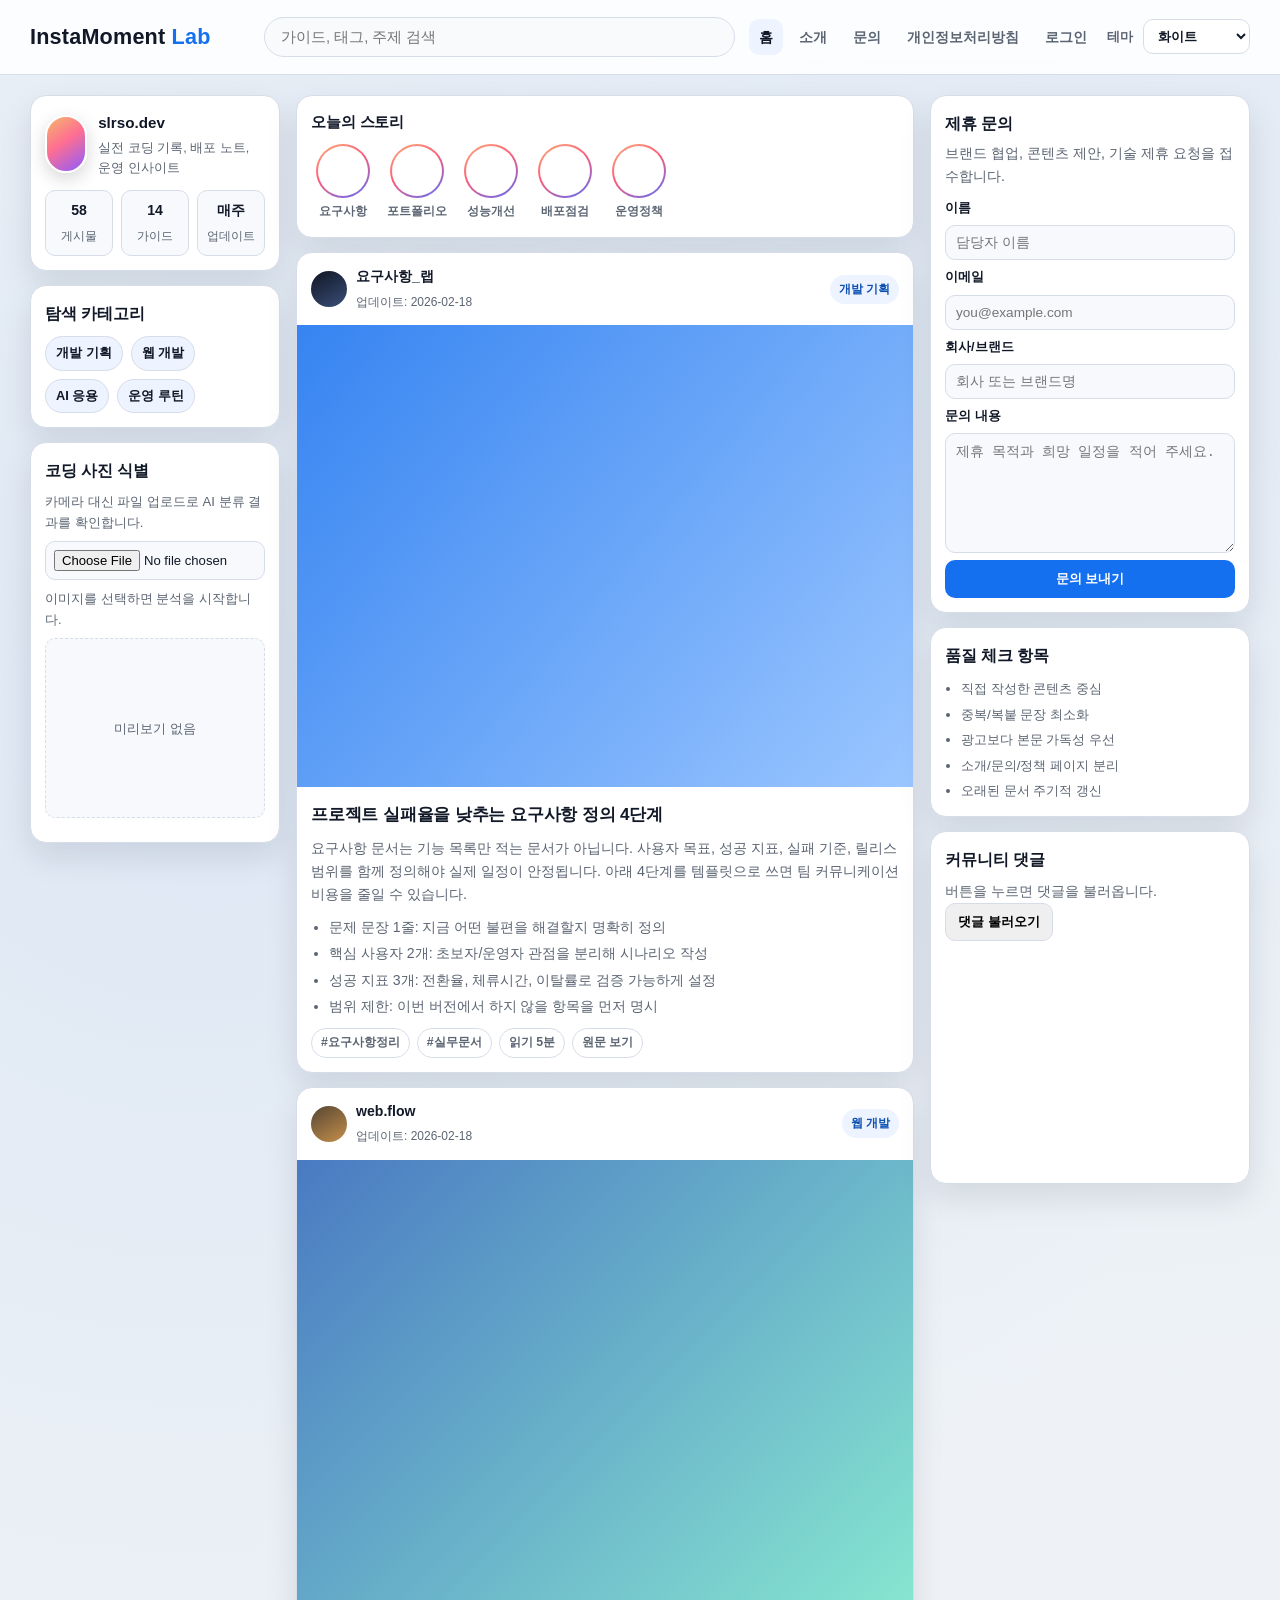
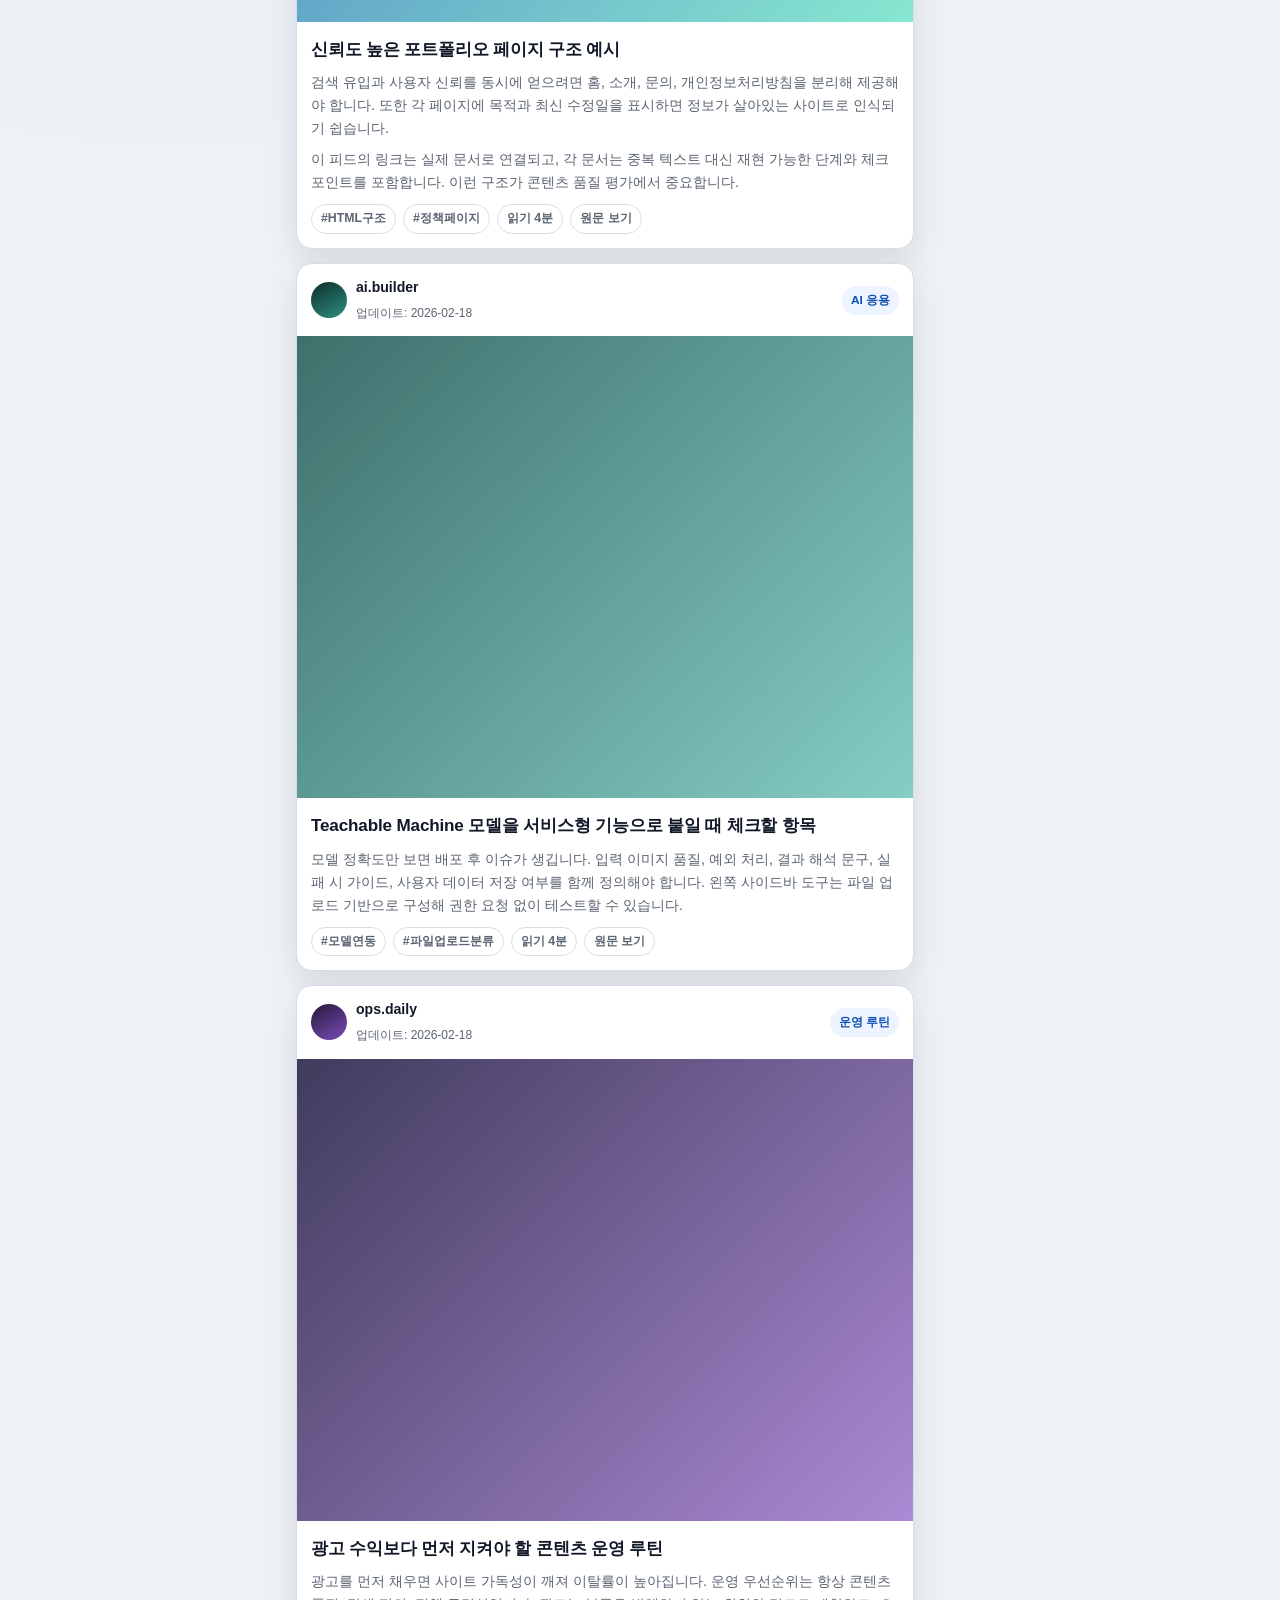
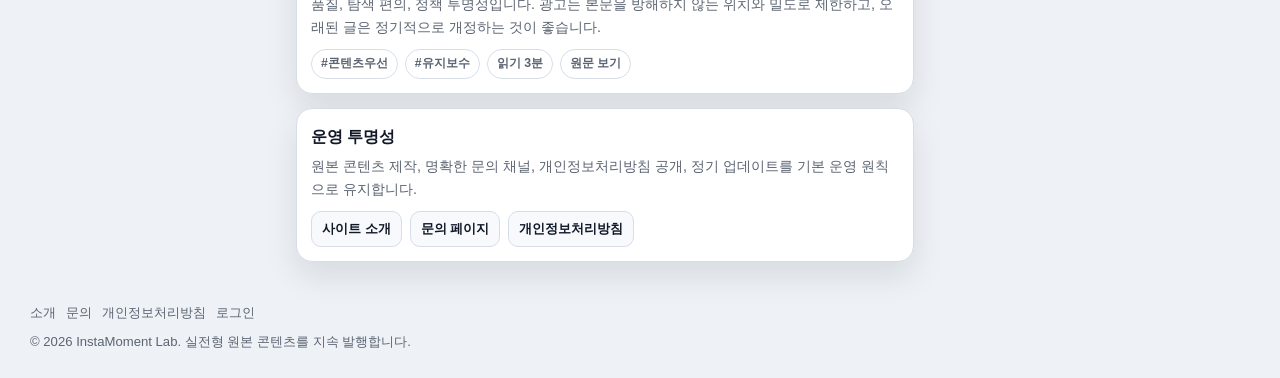
<file: index.html>
﻿<!doctype html>
<html lang="ko-KR">
<head>
  <!-- Google tag (gtag.js) -->
  <script async src="https://www.googletagmanager.com/gtag/js?id=G-133EX0TCJ9"></script>
  <script>
    window.dataLayer = window.dataLayer || [];
    function gtag() { dataLayer.push(arguments); }
    gtag("js", new Date());

    gtag("config", "G-133EX0TCJ9");
  </script>
  <meta charset="UTF-8">
  <meta name="viewport" content="width=device-width, initial-scale=1.0">
  <meta name="description" content="InstaMoment Lab은 요구사항 정의, 웹 성능 최적화, AI 기능 연동, 배포 점검까지 실무에서 바로 적용할 수 있는 개발 방법을 인스타 피드 형식으로 정리한 한국어 기술 사이트입니다. 각 문서는 재현 가능한 단계와 체크리스트, 최신 수정 이력을 함께 제공합니다.">
  <meta name="robots" content="index,follow,max-snippet:-1,max-image-preview:large,max-video-preview:-1">
  <meta name="author" content="InstaMoment Lab">
  <meta name="naver-site-verification" content="03ffc5a2da980529369ea3536fd82140dcc35c7b">
  <meta name="theme-color" content="#1570ef">
  <meta name="google-adsense-account" content="ca-pub-2578881096104790">
  <link rel="canonical" href="https://wgwgw.pages.dev/">
  <link rel="alternate" hreflang="ko-KR" href="https://wgwgw.pages.dev/">
  <link rel="alternate" type="application/rss+xml" title="InstaMoment Lab RSS" href="feed.xml">
  <meta property="og:type" content="website">
  <meta property="og:locale" content="ko_KR">
  <meta property="og:site_name" content="InstaMoment Lab">
  <meta property="og:title" content="InstaMoment Lab | 실전 코딩 피드">
  <meta property="og:description" content="InstaMoment Lab은 요구사항 정의, 웹 성능 최적화, AI 기능 연동, 배포 점검까지 실무에서 바로 적용할 수 있는 개발 방법을 인스타 피드 형식으로 정리한 한국어 기술 사이트입니다. 각 문서는 재현 가능한 단계와 체크리스트, 최신 수정 이력을 함께 제공합니다.">
  <meta property="og:url" content="https://wgwgw.pages.dev/">
  <meta property="og:image" content="https://wgwgw.pages.dev/og-image.png">
  <meta property="og:image:width" content="1200">
  <meta property="og:image:height" content="630">
  <meta property="og:image:alt" content="InstaMoment Lab 대표 이미지">
  <meta name="twitter:card" content="summary_large_image">
  <meta name="twitter:title" content="InstaMoment Lab | 실전 코딩 피드">
  <meta name="twitter:description" content="InstaMoment Lab은 요구사항 정의, 웹 성능 최적화, AI 기능 연동, 배포 점검까지 실무에서 바로 적용할 수 있는 개발 방법을 인스타 피드 형식으로 정리한 한국어 기술 사이트입니다. 각 문서는 재현 가능한 단계와 체크리스트, 최신 수정 이력을 함께 제공합니다.">
  <meta name="twitter:image" content="https://wgwgw.pages.dev/og-image.png">
  <style data-inline-critical>
:root {
  --bg: #eef2f6;
  --bg-accent: #dde7f4;
  --surface: #ffffff;
  --surface-soft: #f7f9fc;
  --text: #111827;
  --muted: #5b6472;
  --border: #d7dde8;
  --accent: #1570ef;
  --accent-strong: #0c4fb3;
  --chip: #edf3ff;
  --shadow: 0 14px 32px rgba(12, 23, 41, 0.1);
}

:root[data-theme="dark"] {
  --bg: #11161f;
  --bg-accent: #1b2331;
  --surface: #182131;
  --surface-soft: #1f2937;
  --text: #ecf3ff;
  --muted: #aebad0;
  --border: #2f3f5a;
  --accent: #64a4ff;
  --accent-strong: #3b82f6;
  --chip: #24344f;
  --shadow: 0 14px 34px rgba(0, 0, 0, 0.34);
}

:root[data-theme="gray"] {
  --bg: #e6e7ea;
  --bg-accent: #d7d9dd;
  --surface: #f3f4f6;
  --surface-soft: #ebedf0;
  --text: #22252b;
  --muted: #5f636d;
  --border: #c8ccd4;
  --accent: #3f6fb1;
  --accent-strong: #2d4f82;
  --chip: #e5e8ed;
  --shadow: 0 12px 28px rgba(18, 22, 30, 0.12);
}

:root[data-theme="bluelight"] {
  --bg: #f4efe2;
  --bg-accent: #efe7d1;
  --surface: #fffaf0;
  --surface-soft: #f9f1df;
  --text: #2d2720;
  --muted: #6f665a;
  --border: #e2d6bc;
  --accent: #925f2d;
  --accent-strong: #6f431e;
  --chip: #f5ebd4;
  --shadow: 0 12px 28px rgba(43, 28, 10, 0.12);
}

* {
  box-sizing: border-box;
}

html,
body {
  margin: 0;
  padding: 0;
}

body {
  color: var(--text);
  font-family: "Pretendard", "Noto Sans KR", "Apple SD Gothic Neo", "Malgun Gothic", "Segoe UI", Arial, sans-serif;
  line-height: 1.6;
  background:
    radial-gradient(circle at 15% 20%, var(--bg-accent) 0%, transparent 35%),
    radial-gradient(circle at 85% 8%, color-mix(in srgb, var(--bg-accent) 75%, transparent) 0%, transparent 32%),
    var(--bg);
}

a {
  color: inherit;
  text-decoration: none;
}

img {
  display: block;
  max-width: 100%;
}

.sr-only {
  position: absolute;
  width: 1px;
  height: 1px;
  margin: -1px;
  padding: 0;
  border: 0;
  white-space: nowrap;
  clip-path: inset(50%);
  clip: rect(0 0 0 0);
  overflow: hidden;
}

.container {
  width: min(1220px, calc(100% - 32px));
  margin: 0 auto;
}

.topbar,
.site-header {
  position: sticky;
  top: 0;
  z-index: 100;
  background: color-mix(in srgb, var(--surface) 86%, transparent);
  border-bottom: 1px solid var(--border);
  backdrop-filter: blur(10px);
}

.topbar-inner {
  min-height: 74px;
  display: grid;
  grid-template-columns: 220px minmax(0, 1fr) auto;
  align-items: center;
  gap: 14px;
}

.site-header-inner {
  min-height: 70px;
  display: flex;
  align-items: center;
  justify-content: space-between;
  gap: 12px;
}

.brand,
.logo {
  font-family: "Pretendard", "Noto Sans KR", "Apple SD Gothic Neo", "Malgun Gothic", sans-serif;
  font-weight: 800;
  letter-spacing: 0.2px;
  font-size: 1.35rem;
  color: var(--text);
}

.brand span,
.logo span {
  color: var(--accent);
}

.search input {
  width: 100%;
  border: 1px solid var(--border);
  background: color-mix(in srgb, var(--surface-soft) 85%, var(--surface));
  color: var(--text);
  border-radius: 999px;
  padding: 11px 16px;
  font-size: 0.92rem;
}

.search input:focus,
.theme-select:focus,
.contact-form input:focus,
.contact-form textarea:focus,
.file-input:focus {
  outline: 2px solid color-mix(in srgb, var(--accent) 40%, transparent);
  outline-offset: 1px;
  border-color: var(--accent);
}

.top-actions {
  display: flex;
  align-items: center;
  gap: 10px;
}

.main-nav {
  display: flex;
  align-items: center;
  gap: 6px;
  flex-wrap: wrap;
}

.main-nav a {
  color: var(--muted);
  font-size: 0.87rem;
  font-weight: 700;
  padding: 7px 10px;
  border-radius: 10px;
}

.main-nav a.active,
.main-nav a:hover {
  color: var(--text);
  background: var(--chip);
}

.theme-picker-label {
  color: var(--muted);
  font-size: 0.8rem;
  font-weight: 700;
}

.theme-select {
  border: 1px solid var(--border);
  background: var(--surface);
  color: var(--text);
  border-radius: 10px;
  padding: 8px 10px;
  font-size: 0.82rem;
  font-weight: 700;
}

.app-grid {
  margin-top: 20px;
  display: grid;
  grid-template-columns: 250px minmax(0, 1fr) 320px;
  gap: 16px;
  align-items: start;
}

.left-rail,
.feed,
.right-rail {
  display: grid;
  gap: 14px;
  align-content: start;
}

.panel,
.page-card {
  background: var(--surface);
  border: 1px solid var(--border);
  border-radius: 16px;
  box-shadow: var(--shadow);
  padding: 14px;
}

.panel h2,
.page-card h2 {
  margin: 0;
  font-size: 1.02rem;
  letter-spacing: -0.01em;
}

.panel p,
.page-card p,
.page-card li {
  margin: 8px 0 0;
  color: var(--muted);
  font-size: 0.9rem;
}

.profile-head {
  display: flex;
  align-items: center;
  gap: 11px;
}

.avatar {
  width: 58px;
  height: 58px;
  border-radius: 999px;
  background:
    linear-gradient(145deg, #f6a774 10%, #ff6f91 45%, #8d5bff 100%);
  border: 2px solid #fff;
  box-shadow: 0 6px 18px rgba(0, 0, 0, 0.16);
}

.profile-head strong {
  font-size: 0.95rem;
}

.profile-head p {
  margin-top: 2px;
  font-size: 0.79rem;
}

.mini-stats {
  margin-top: 12px;
  display: grid;
  grid-template-columns: repeat(3, minmax(0, 1fr));
  gap: 8px;
}

.mini-stats div {
  border: 1px solid var(--border);
  border-radius: 10px;
  background: var(--surface-soft);
  padding: 8px;
  text-align: center;
}

.mini-stats strong {
  display: block;
  font-size: 0.88rem;
}

.mini-stats span {
  color: var(--muted);
  font-size: 0.72rem;
}

.chips {
  margin-top: 10px;
  display: flex;
  gap: 8px;
  flex-wrap: wrap;
}

.chips a {
  border: 1px solid var(--border);
  background: var(--chip);
  border-radius: 999px;
  font-size: 0.8rem;
  font-weight: 700;
  padding: 6px 10px;
}

.tool-panel p {
  font-size: 0.82rem;
}

.file-input {
  width: 100%;
  border: 1px solid var(--border);
  border-radius: 10px;
  background: var(--surface-soft);
  color: var(--text);
  font-size: 0.82rem;
  padding: 8px;
  margin-top: 8px;
}

.status {
  margin-top: 8px;
  font-size: 0.79rem;
  color: var(--muted);
}

.preview {
  min-height: 180px;
  margin-top: 8px;
  border: 1px dashed var(--border);
  border-radius: 10px;
  display: grid;
  place-items: center;
  overflow: hidden;
  font-size: 0.83rem;
  color: var(--muted);
  background: var(--surface-soft);
}

.preview img {
  width: 100%;
  max-height: 300px;
  object-fit: contain;
}

.predictions {
  margin-top: 10px;
  display: grid;
  gap: 6px;
}

.prediction-item {
  border-bottom: 1px solid color-mix(in srgb, var(--border) 75%, transparent);
  padding-bottom: 4px;
  font-size: 0.83rem;
}

.stories h2 {
  font-size: 0.95rem;
}

.story-row {
  margin-top: 10px;
  display: flex;
  gap: 10px;
  overflow-x: auto;
  padding-bottom: 2px;
}

.story-item {
  border: 0;
  background: transparent;
  display: grid;
  gap: 4px;
  justify-items: center;
  cursor: pointer;
  color: var(--text);
  min-width: 64px;
}

.story-item span {
  width: 54px;
  height: 54px;
  border-radius: 999px;
  border: 2px solid transparent;
  background:
    linear-gradient(var(--surface), var(--surface)) padding-box,
    linear-gradient(150deg, #f7af7a, #ff5d7a 45%, #566dff) border-box;
}

.story-item b {
  font-size: 0.74rem;
  color: var(--muted);
}

.post-card {
  padding: 0;
  overflow: hidden;
}

.post-head {
  padding: 12px 14px;
  display: flex;
  align-items: center;
  justify-content: space-between;
  gap: 8px;
}

.post-user {
  display: flex;
  align-items: center;
  gap: 9px;
}

.post-avatar {
  width: 36px;
  height: 36px;
  border-radius: 999px;
  background: linear-gradient(150deg, #101522, #3a4f7a);
}

.post-avatar.alt {
  background: linear-gradient(150deg, #564634, #c58f4a);
}

.post-avatar.alt2 {
  background: linear-gradient(150deg, #0d2e2a, #2e8f83);
}

.post-avatar.alt3 {
  background: linear-gradient(150deg, #251a3b, #7a4cb9);
}

.post-user strong {
  display: block;
  font-size: 0.88rem;
}

.post-user span,
.post-user time {
  font-size: 0.75rem;
  color: var(--muted);
}

.post-category {
  font-size: 0.74rem;
  color: var(--accent-strong);
  background: var(--chip);
  border-radius: 999px;
  padding: 5px 9px;
  font-weight: 700;
}

.post-media {
  width: 100%;
  aspect-ratio: 4 / 3;
}

.media-planning {
  background:
    linear-gradient(130deg, rgba(21, 112, 239, 0.86), rgba(130, 184, 255, 0.8)),
    repeating-linear-gradient(90deg, rgba(255, 255, 255, 0.18) 0 8px, transparent 8px 22px);
}

.media-web {
  background:
    linear-gradient(135deg, rgba(13, 78, 174, 0.75), rgba(37, 212, 170, 0.55)),
    radial-gradient(circle at 20% 15%, rgba(255, 255, 255, 0.32), transparent 42%);
}

.media-ai {
  background:
    linear-gradient(135deg, rgba(20, 80, 75, 0.82), rgba(45, 170, 155, 0.58)),
    radial-gradient(circle at 70% 20%, rgba(255, 255, 255, 0.2), transparent 36%);
}

.media-ops {
  background:
    linear-gradient(135deg, rgba(30, 25, 64, 0.85), rgba(129, 76, 190, 0.66)),
    repeating-linear-gradient(-45deg, rgba(255, 255, 255, 0.16) 0 8px, transparent 8px 20px);
}

.post-content {
  padding: 14px;
}

.post-content h3 {
  margin: 0;
  font-size: 1.07rem;
  letter-spacing: -0.01em;
}

.post-content p {
  margin-top: 8px;
}

.post-list {
  margin: 10px 0 0;
  padding-left: 18px;
  color: var(--muted);
  display: grid;
  gap: 4px;
  font-size: 0.88rem;
}

.post-meta {
  margin-top: 10px;
  display: flex;
  flex-wrap: wrap;
  gap: 7px;
}

.post-meta span,
.post-meta a {
  font-size: 0.77rem;
  font-weight: 700;
  color: var(--muted);
  border: 1px solid var(--border);
  border-radius: 999px;
  padding: 4px 9px;
}

.post-meta a:hover {
  color: var(--text);
  border-color: color-mix(in srgb, var(--accent) 40%, var(--border));
}

.quality-note p {
  margin-top: 6px;
}

.quality-links {
  margin-top: 10px;
  display: flex;
  flex-wrap: wrap;
  gap: 8px;
}

.quality-links a {
  border: 1px solid var(--border);
  background: var(--surface-soft);
  border-radius: 10px;
  padding: 7px 10px;
  font-size: 0.8rem;
  font-weight: 700;
}

.form-panel p {
  margin-top: 6px;
}

.contact-form {
  margin-top: 10px;
  display: grid;
  gap: 7px;
}

.contact-form label {
  font-size: 0.79rem;
  font-weight: 700;
  color: var(--text);
}

.contact-form input,
.contact-form textarea {
  width: 100%;
  border: 1px solid var(--border);
  background: var(--surface-soft);
  color: var(--text);
  border-radius: 10px;
  font-size: 0.85rem;
  padding: 9px 10px;
}

.contact-form textarea {
  min-height: 120px;
  resize: vertical;
}

.checklist {
  margin: 10px 0 0;
  padding-left: 16px;
  display: grid;
  gap: 4px;
  color: var(--muted);
  font-size: 0.84rem;
}

.muted {
  color: var(--muted);
  font-size: 0.83rem;
}

#disqus_thread {
  margin-top: 8px;
  min-height: 220px;
}

.btn {
  display: inline-flex;
  align-items: center;
  justify-content: center;
  border-radius: 10px;
  border: 1px solid var(--border);
  padding: 9px 12px;
  font-size: 0.84rem;
  font-weight: 700;
  cursor: pointer;
}

.btn.primary {
  color: #fff;
  border-color: transparent;
  background: var(--accent);
}

.btn.primary:hover {
  background: var(--accent-strong);
}

.page-main {
  margin-top: 20px;
}

.page-card h1 {
  margin: 0;
  font-size: 1.45rem;
}

.page-card ul {
  margin-top: 8px;
  padding-left: 18px;
}

.site-footer {
  margin-top: 24px;
  padding: 16px 0 26px;
  color: var(--muted);
  font-size: 0.82rem;
}

.footer-links {
  display: flex;
  flex-wrap: wrap;
  gap: 10px;
  margin-bottom: 8px;
}

.footer-links a:hover {
  color: var(--text);
  text-decoration: underline;
}

@media (max-width: 1220px) {
  .app-grid {
    grid-template-columns: 220px minmax(0, 1fr) 300px;
  }

  .topbar-inner {
    grid-template-columns: 190px minmax(0, 1fr) auto;
  }
}

@media (max-width: 1020px) {
  .topbar-inner {
    grid-template-columns: 1fr auto;
  }

  .search {
    grid-column: 1 / -1;
    order: 3;
    margin-bottom: 8px;
  }

  .app-grid {
    grid-template-columns: 1fr;
  }

  .feed {
    order: 1;
  }

  .left-rail {
    order: 2;
  }

  .right-rail {
    order: 3;
  }
}

@media (max-width: 680px) {
  .container {
    width: min(1220px, calc(100% - 18px));
  }

  .top-actions {
    width: 100%;
    justify-content: space-between;
  }

  .site-header-inner {
    flex-direction: column;
    align-items: flex-start;
    padding: 10px 0;
  }

  .panel,
  .page-card {
    border-radius: 13px;
    padding: 12px;
  }

  .post-head,
  .post-content {
    padding-left: 12px;
    padding-right: 12px;
  }
}

</style>
  <link rel="icon" type="image/x-icon" href="favicon.ico?v=20260220">
  <link rel="shortcut icon" href="favicon.ico?v=20260220">
  <title>InstaMoment Lab | 실전 코딩 피드</title>
  <script type="application/ld+json">
  {
    "@context": "https://schema.org",
    "@graph": [
      {
        "@type": "Organization",
        "@id": "https://wgwgw.pages.dev/#organization",
        "name": "InstaMoment Lab",
        "url": "https://wgwgw.pages.dev/",
        "logo": {
          "@type": "ImageObject",
          "url": "https://wgwgw.pages.dev/og-image.png"
        }
      },
      {
        "@type": "WebSite",
        "@id": "https://wgwgw.pages.dev/#website",
        "name": "InstaMoment Lab",
        "url": "https://wgwgw.pages.dev/",
        "inLanguage": "ko-KR",
        "publisher": {
          "@id": "https://wgwgw.pages.dev/#organization"
        }
      },
      {
        "@type": "CollectionPage",
        "@id": "https://wgwgw.pages.dev/#webpage",
        "url": "https://wgwgw.pages.dev/",
        "name": "InstaMoment Lab | 실전 코딩 피드",
        "description": "AI, 웹 개발, 운영 노하우를 실전 피드 형식으로 다루는 한국어 기술 콘텐츠 사이트",
        "inLanguage": "ko-KR",
        "isPartOf": {
          "@id": "https://wgwgw.pages.dev/#website"
        },
        "dateModified": "2026-02-21"
      }
    ]
  }
  </script>
  <script type="application/ld+json">
  {
    "@context": "https://schema.org",
    "@graph": [
      {
        "@type": "ItemList",
        "@id": "https://wgwgw.pages.dev/#guides",
        "name": "InstaMoment Lab 핵심 가이드",
        "itemListElement": [
          {
            "@type": "ListItem",
            "position": 1,
            "url": "https://wgwgw.pages.dev/guide-requirements-definition"
          },
          {
            "@type": "ListItem",
            "position": 2,
            "url": "https://wgwgw.pages.dev/guide-portfolio-structure"
          },
          {
            "@type": "ListItem",
            "position": 3,
            "url": "https://wgwgw.pages.dev/guide-teachable-machine-checklist"
          },
          {
            "@type": "ListItem",
            "position": 4,
            "url": "https://wgwgw.pages.dev/guide-content-ops-routine"
          }
        ]
      },
      {
        "@type": "Article",
        "@id": "https://wgwgw.pages.dev/guide-requirements-definition#article",
        "headline": "프로젝트 실패율을 낮추는 요구사항 정의 4단계",
        "inLanguage": "ko-KR",
        "datePublished": "2026-02-18",
        "dateModified": "2026-02-21",
        "author": {
          "@id": "https://wgwgw.pages.dev/#organization"
        },
        "publisher": {
          "@id": "https://wgwgw.pages.dev/#organization"
        },
        "mainEntityOfPage": "https://wgwgw.pages.dev/guide-requirements-definition",
        "isAccessibleForFree": true
      },
      {
        "@type": "Article",
        "@id": "https://wgwgw.pages.dev/guide-portfolio-structure#article",
        "headline": "신뢰도 높은 포트폴리오 페이지 구조 예시",
        "inLanguage": "ko-KR",
        "datePublished": "2026-02-18",
        "dateModified": "2026-02-21",
        "author": {
          "@id": "https://wgwgw.pages.dev/#organization"
        },
        "publisher": {
          "@id": "https://wgwgw.pages.dev/#organization"
        },
        "mainEntityOfPage": "https://wgwgw.pages.dev/guide-portfolio-structure",
        "isAccessibleForFree": true
      },
      {
        "@type": "Article",
        "@id": "https://wgwgw.pages.dev/guide-teachable-machine-checklist#article",
        "headline": "Teachable Machine 모델을 서비스형 기능으로 붙일 때 체크할 항목",
        "inLanguage": "ko-KR",
        "datePublished": "2026-02-18",
        "dateModified": "2026-02-21",
        "author": {
          "@id": "https://wgwgw.pages.dev/#organization"
        },
        "publisher": {
          "@id": "https://wgwgw.pages.dev/#organization"
        },
        "mainEntityOfPage": "https://wgwgw.pages.dev/guide-teachable-machine-checklist",
        "isAccessibleForFree": true
      },
      {
        "@type": "Article",
        "@id": "https://wgwgw.pages.dev/guide-content-ops-routine#article",
        "headline": "광고 수익보다 먼저 지켜야 할 콘텐츠 운영 루틴",
        "inLanguage": "ko-KR",
        "datePublished": "2026-02-18",
        "dateModified": "2026-02-21",
        "author": {
          "@id": "https://wgwgw.pages.dev/#organization"
        },
        "publisher": {
          "@id": "https://wgwgw.pages.dev/#organization"
        },
        "mainEntityOfPage": "https://wgwgw.pages.dev/guide-content-ops-routine",
        "isAccessibleForFree": true
      }
    ]
  }
  </script>
</head>
<body>
  <header class="topbar">
    <div class="container topbar-inner">
      <a class="brand" href="/">InstaMoment <span>Lab</span></a>
      <form class="search" role="search" aria-label="콘텐츠 검색">
        <label class="sr-only" for="search-input">검색</label>
        <input id="search-input" type="search" placeholder="가이드, 태그, 주제 검색">
      </form>
      <div class="top-actions">
        <nav class="main-nav" aria-label="주요 메뉴">
          <a class="active" href="/">홈</a>
          <a href="/about">소개</a>
          <a href="/contact">문의</a>
          <a href="/privacy">개인정보처리방침</a>
          <a href="/signin" data-auth-login>로그인</a>
          <a href="#" data-auth-logout hidden>로그아웃</a>
        </nav>
        <label class="theme-picker-label" for="theme-select">테마</label>
        <select id="theme-select" class="theme-select" aria-label="테마 선택">
          <option value="white">화이트</option>
          <option value="dark">다크</option>
          <option value="gray">회색</option>
          <option value="bluelight">블루라이트</option>
        </select>
      </div>
    </div>
  </header>

  <main class="container app-grid">
    <h1 class="sr-only">InstaMoment Lab 실전 코딩 피드</h1>
    <aside class="left-rail" aria-label="왼쪽 사이드바">
      <section class="panel profile-panel">
        <div class="profile-head">
          <div class="avatar"></div>
          <div>
            <strong>slrso.dev</strong>
            <p>실전 코딩 기록, 배포 노트, 운영 인사이트</p>
          </div>
        </div>
        <div class="mini-stats">
          <div>
            <strong>58</strong>
            <span>게시물</span>
          </div>
          <div>
            <strong>14</strong>
            <span>가이드</span>
          </div>
          <div>
            <strong>매주</strong>
            <span>업데이트</span>
          </div>
        </div>
      </section>

      <section class="panel category-panel">
        <h2>탐색 카테고리</h2>
        <div class="chips">
          <a href="#feed-planning">개발 기획</a>
          <a href="#feed-web">웹 개발</a>
          <a href="#feed-ai">AI 응용</a>
          <a href="#feed-ops">운영 루틴</a>
        </div>
      </section>

      <section class="panel tool-panel" aria-label="코딩 사진 식별">
        <h2>코딩 사진 식별</h2>
        <p>카메라 대신 파일 업로드로 AI 분류 결과를 확인합니다.</p>
        <input id="tm-file-input" class="file-input" type="file" accept="image/*">
        <p id="tm-status" class="status">이미지를 선택하면 분석을 시작합니다.</p>
        <div id="tm-upload-preview" class="preview">미리보기 없음</div>
        <div id="tm-label-container" class="predictions"></div>
      </section>
    </aside>

    <section class="feed" aria-label="콘텐츠 피드">
      <section class="panel stories">
        <h2>오늘의 스토리</h2>
        <div class="story-row">
          <a class="story-item" href="/guide-requirements-definition"><span></span><b>요구사항</b></a>
          <a class="story-item" href="/guide-portfolio-structure"><span></span><b>포트폴리오</b></a>
          <a class="story-item" href="/guide-teachable-machine-checklist"><span></span><b>성능개선</b></a>
          <a class="story-item" href="/guide-content-ops-routine"><span></span><b>배포점검</b></a>
          <a class="story-item" href="/privacy"><span></span><b>운영정책</b></a>
        </div>
      </section>

      <article class="panel post-card" id="feed-planning">
        <header class="post-head">
          <div class="post-user">
            <div class="post-avatar"></div>
            <div>
              <strong>요구사항_랩</strong>
              <time datetime="2026-02-18">업데이트: 2026-02-18</time>
            </div>
          </div>
          <span class="post-category">개발 기획</span>
        </header>
        <div class="post-media media-planning"></div>
        <div class="post-content">
          <h3><a href="/guide-requirements-definition">프로젝트 실패율을 낮추는 요구사항 정의 4단계</a></h3>
          <p>요구사항 문서는 기능 목록만 적는 문서가 아닙니다. 사용자 목표, 성공 지표, 실패 기준, 릴리스 범위를 함께 정의해야 실제 일정이 안정됩니다. 아래 4단계를 템플릿으로 쓰면 팀 커뮤니케이션 비용을 줄일 수 있습니다.</p>
          <ul class="post-list">
            <li>문제 문장 1줄: 지금 어떤 불편을 해결할지 명확히 정의</li>
            <li>핵심 사용자 2개: 초보자/운영자 관점을 분리해 시나리오 작성</li>
            <li>성공 지표 3개: 전환율, 체류시간, 이탈률로 검증 가능하게 설정</li>
            <li>범위 제한: 이번 버전에서 하지 않을 항목을 먼저 명시</li>
          </ul>
          <div class="post-meta">
            <span>#요구사항정리</span>
            <span>#실무문서</span>
            <span>읽기 5분</span>
            <a href="/guide-requirements-definition">원문 보기</a>
          </div>
        </div>
      </article>

      <article class="panel post-card" id="feed-web">
        <header class="post-head">
          <div class="post-user">
            <div class="post-avatar alt"></div>
            <div>
              <strong>web.flow</strong>
              <time datetime="2026-02-18">업데이트: 2026-02-18</time>
            </div>
          </div>
          <span class="post-category">웹 개발</span>
        </header>
        <div class="post-media media-web"></div>
        <div class="post-content">
          <h3><a href="/guide-portfolio-structure">신뢰도 높은 포트폴리오 페이지 구조 예시</a></h3>
          <p>검색 유입과 사용자 신뢰를 동시에 얻으려면 홈, 소개, 문의, 개인정보처리방침을 분리해 제공해야 합니다. 또한 각 페이지에 목적과 최신 수정일을 표시하면 정보가 살아있는 사이트로 인식되기 쉽습니다.</p>
          <p>이 피드의 링크는 실제 문서로 연결되고, 각 문서는 중복 텍스트 대신 재현 가능한 단계와 체크포인트를 포함합니다. 이런 구조가 콘텐츠 품질 평가에서 중요합니다.</p>
          <div class="post-meta">
            <span>#HTML구조</span>
            <span>#정책페이지</span>
            <span>읽기 4분</span>
            <a href="/guide-portfolio-structure">원문 보기</a>
          </div>
        </div>
      </article>

      <article class="panel post-card" id="feed-ai">
        <header class="post-head">
          <div class="post-user">
            <div class="post-avatar alt2"></div>
            <div>
              <strong>ai.builder</strong>
              <time datetime="2026-02-18">업데이트: 2026-02-18</time>
            </div>
          </div>
          <span class="post-category">AI 응용</span>
        </header>
        <div class="post-media media-ai"></div>
        <div class="post-content">
          <h3><a href="/guide-teachable-machine-checklist">Teachable Machine 모델을 서비스형 기능으로 붙일 때 체크할 항목</a></h3>
          <p>모델 정확도만 보면 배포 후 이슈가 생깁니다. 입력 이미지 품질, 예외 처리, 결과 해석 문구, 실패 시 가이드, 사용자 데이터 저장 여부를 함께 정의해야 합니다. 왼쪽 사이드바 도구는 파일 업로드 기반으로 구성해 권한 요청 없이 테스트할 수 있습니다.</p>
          <div class="post-meta">
            <span>#모델연동</span>
            <span>#파일업로드분류</span>
            <span>읽기 4분</span>
            <a href="/guide-teachable-machine-checklist">원문 보기</a>
          </div>
        </div>
      </article>

      <article class="panel post-card" id="feed-ops">
        <header class="post-head">
          <div class="post-user">
            <div class="post-avatar alt3"></div>
            <div>
              <strong>ops.daily</strong>
              <time datetime="2026-02-18">업데이트: 2026-02-18</time>
            </div>
          </div>
          <span class="post-category">운영 루틴</span>
        </header>
        <div class="post-media media-ops"></div>
        <div class="post-content">
          <h3><a href="/guide-content-ops-routine">광고 수익보다 먼저 지켜야 할 콘텐츠 운영 루틴</a></h3>
          <p>광고를 먼저 채우면 사이트 가독성이 깨져 이탈률이 높아집니다. 운영 우선순위는 항상 콘텐츠 품질, 탐색 편의, 정책 투명성입니다. 광고는 본문을 방해하지 않는 위치와 밀도로 제한하고, 오래된 글은 정기적으로 개정하는 것이 좋습니다.</p>
          <div class="post-meta">
            <span>#콘텐츠우선</span>
            <span>#유지보수</span>
            <span>읽기 3분</span>
            <a href="/guide-content-ops-routine">원문 보기</a>
          </div>
        </div>
      </article>

      <section class="panel quality-note">
        <h2>운영 투명성</h2>
        <p>원본 콘텐츠 제작, 명확한 문의 채널, 개인정보처리방침 공개, 정기 업데이트를 기본 운영 원칙으로 유지합니다.</p>
        <div class="quality-links">
          <a href="/about">사이트 소개</a>
          <a href="/contact">문의 페이지</a>
          <a href="/privacy">개인정보처리방침</a>
        </div>
      </section>
    </section>

    <aside class="right-rail" aria-label="오른쪽 사이드바">
      <section class="panel form-panel">
        <h2>제휴 문의</h2>
        <p>브랜드 협업, 콘텐츠 제안, 기술 제휴 요청을 접수합니다.</p>
        <form class="contact-form" action="https://formspree.io/f/mkovbypy" method="POST">
          <input type="hidden" name="_subject" value="InstaMoment Lab 제휴 문의">
          <label for="partner-name">이름</label>
          <input id="partner-name" name="name" type="text" placeholder="담당자 이름" required>

          <label for="partner-email">이메일</label>
          <input id="partner-email" name="email" type="email" placeholder="you@example.com" required>

          <label for="partner-company">회사/브랜드</label>
          <input id="partner-company" name="company" type="text" placeholder="회사 또는 브랜드명">

          <label for="partner-message">문의 내용</label>
          <textarea id="partner-message" name="message" placeholder="제휴 목적과 희망 일정을 적어 주세요." required></textarea>

          <button class="btn primary" type="submit">문의 보내기</button>
        </form>
      </section>

      <section class="panel checklist-panel">
        <h2>품질 체크 항목</h2>
        <ul class="checklist">
          <li>직접 작성한 콘텐츠 중심</li>
          <li>중복/복붙 문장 최소화</li>
          <li>광고보다 본문 가독성 우선</li>
          <li>소개/문의/정책 페이지 분리</li>
          <li>오래된 문서 주기적 갱신</li>
        </ul>
      </section>

      <section class="panel comments-panel">
        <h2>커뮤니티 댓글</h2>
        <p id="comments-status" class="muted">버튼을 누르면 댓글을 불러옵니다.</p>
        <button id="load-comments-btn" class="btn" type="button">댓글 불러오기</button>
        <div id="disqus_thread"></div>
        <noscript>JavaScript를 활성화하면 댓글을 볼 수 있습니다.</noscript>
      </section>
    </aside>
  </main>

  <footer class="site-footer">
    <div class="container">
      <div class="footer-links">
        <a href="/about">소개</a>
        <a href="/contact">문의</a>
        <a href="/privacy">개인정보처리방침</a>
        <a href="/signin">로그인</a>
      </div>
      <div>© <span id="year"></span> InstaMoment Lab. 실전형 원본 콘텐츠를 지속 발행합니다.</div>
    </div>
  </footer>

  <script type="module" src="auth-nav.js"></script>
  <script>
    const TM_MODEL_BASE_URL = "https://teachablemachine.withgoogle.com/models/4ItTy4E8y/";
    const TM_TFJS_URL = "https://cdn.jsdelivr.net/npm/@tensorflow/tfjs@latest/dist/tf.min.js";
    const TM_IMAGE_URL = "https://cdn.jsdelivr.net/npm/@teachablemachine/image@latest/dist/teachablemachine-image.min.js";
    const ADSENSE_SCRIPT_URL = "https://pagead2.googlesyndication.com/pagead/js/adsbygoogle.js?client=ca-pub-2578881096104790";
    const CLARITY_SCRIPT_URL = "https://www.clarity.ms/tag/vja5conk6a";

    let tmCodingModel = null;
    let tmCodingLabelContainer = null;
    let tmCodingMaxPredictions = 0;
    let tmLibraryPromise = null;
    let commentsLoaded = false;
    let monetizationScriptsLoaded = false;

    function loadScriptOnce(src, options = {}) {
      const existingScript = document.querySelector(`script[src="${src}"]`);
      if (existingScript) {
        return Promise.resolve();
      }

      return new Promise((resolve, reject) => {
        const scriptEl = document.createElement("script");
        scriptEl.src = src;
        scriptEl.async = options.async !== false;
        if (options.defer) {
          scriptEl.defer = true;
        }
        if (options.crossOrigin) {
          scriptEl.crossOrigin = options.crossOrigin;
        }

        scriptEl.onload = () => resolve();
        scriptEl.onerror = () => reject(new Error(`스크립트 로딩 실패: ${src}`));
        document.head.appendChild(scriptEl);
      });
    }

    function applyTheme(themeName) {
      document.documentElement.setAttribute("data-theme", themeName);
    }

    function initThemePicker() {
      const themeSelectEl = document.getElementById("theme-select");
      if (!themeSelectEl) {
        return;
      }

      const savedTheme = localStorage.getItem("site-theme") || "white";
      applyTheme(savedTheme);
      themeSelectEl.value = savedTheme;

      themeSelectEl.addEventListener("change", (event) => {
        const selectedTheme = event.target.value;
        applyTheme(selectedTheme);
        localStorage.setItem("site-theme", selectedTheme);
      });
    }

    async function ensureTmLibraries() {
      if (window.tf && window.tmImage) {
        return;
      }

      if (!tmLibraryPromise) {
        tmLibraryPromise = (async () => {
          await loadScriptOnce(TM_TFJS_URL, { async: true });
          await loadScriptOnce(TM_IMAGE_URL, { async: true });
        })();
      }

      await tmLibraryPromise;
    }

    async function loadCodingModel() {
      if (tmCodingModel) {
        return tmCodingModel;
      }

      await ensureTmLibraries();

      const modelURL = TM_MODEL_BASE_URL + "model.json";
      const metadataURL = TM_MODEL_BASE_URL + "metadata.json";
      tmCodingModel = await tmImage.load(modelURL, metadataURL);
      tmCodingMaxPredictions = tmCodingModel.getTotalClasses();

      const labelContainerEl = document.getElementById("tm-label-container");
      labelContainerEl.innerHTML = "";
      for (let i = 0; i < tmCodingMaxPredictions; i += 1) {
        const row = document.createElement("div");
        row.className = "prediction-item";
        labelContainerEl.appendChild(row);
      }
      tmCodingLabelContainer = labelContainerEl;
      return tmCodingModel;
    }

    function readImageFile(file) {
      return new Promise((resolve, reject) => {
        const reader = new FileReader();
        reader.onload = () => {
          const img = new Image();
          img.onload = () => resolve(img);
          img.onerror = reject;
          img.src = reader.result;
        };
        reader.onerror = reject;
        reader.readAsDataURL(file);
      });
    }

    async function predictFromUploadedImage(file) {
      const statusEl = document.getElementById("tm-status");
      const previewEl = document.getElementById("tm-upload-preview");

      try {
        statusEl.textContent = "모델을 불러오고 이미지를 분석 중입니다...";
        await loadCodingModel();

        const imageEl = await readImageFile(file);
        previewEl.innerHTML = "";
        previewEl.appendChild(imageEl);

        const prediction = await tmCodingModel.predict(imageEl);
        const sortedPrediction = prediction.slice().sort((a, b) => b.probability - a.probability);

        for (let i = 0; i < tmCodingMaxPredictions; i += 1) {
          const item = sortedPrediction[i];
          if (!item) {
            continue;
          }
          const classPrediction = `${item.className}: ${(item.probability * 100).toFixed(1)}%`;
          tmCodingLabelContainer.childNodes[i].textContent = classPrediction;
        }
        statusEl.textContent = "식별 완료";
      } catch (error) {
        console.error(error);
        statusEl.textContent = "이미지 분석에 실패했습니다. 다른 이미지를 선택해 주세요.";
      }
    }

    function bindCodingFileInput() {
      const fileInputEl = document.getElementById("tm-file-input");
      if (!fileInputEl) {
        return;
      }

      fileInputEl.addEventListener("change", async (event) => {
        const file = event.target.files && event.target.files[0];
        if (!file) {
          return;
        }
        await predictFromUploadedImage(file);
      });
    }

    async function loadComments() {
      if (commentsLoaded) {
        return;
      }

      const statusEl = document.getElementById("comments-status");
      const loadBtn = document.getElementById("load-comments-btn");
      commentsLoaded = true;

      if (loadBtn) {
        loadBtn.disabled = true;
        loadBtn.textContent = "불러오는 중...";
      }
      if (statusEl) {
        statusEl.textContent = "댓글을 불러오는 중입니다.";
      }

      window.disqus_config = function () {
        this.page.url = "https://wgwgw.pages.dev/";
        this.page.identifier = "instamoment-home-feed";
      };

      try {
        await loadScriptOnce("https://wewerww.disqus.com/embed.js", { async: true });
        if (statusEl) {
          statusEl.textContent = "댓글이 로드되었습니다.";
        }
        if (loadBtn) {
          loadBtn.remove();
        }
      } catch (error) {
        commentsLoaded = false;
        if (statusEl) {
          statusEl.textContent = "댓글 로딩에 실패했습니다. 다시 시도해 주세요.";
        }
        if (loadBtn) {
          loadBtn.disabled = false;
          loadBtn.textContent = "댓글 불러오기";
        }
      }
    }

    function initCommentsLoader() {
      const loadBtn = document.getElementById("load-comments-btn");
      if (!loadBtn) {
        return;
      }
      loadBtn.addEventListener("click", loadComments);
    }

    function loadMonetizationScripts() {
      if (monetizationScriptsLoaded) {
        return;
      }
      monetizationScriptsLoaded = true;

      loadScriptOnce(CLARITY_SCRIPT_URL, { async: true }).catch(() => {});
      loadScriptOnce(ADSENSE_SCRIPT_URL, { async: true, crossOrigin: "anonymous" }).catch(() => {});
    }

    function initMonetizationScriptLoader() {
      const triggerLoad = () => loadMonetizationScripts();
      window.addEventListener("pointerdown", triggerLoad, { once: true, passive: true });
      window.addEventListener("scroll", triggerLoad, { once: true, passive: true });
      window.addEventListener("keydown", triggerLoad, { once: true });
    }

    const yearEl = document.getElementById("year");
    if (yearEl) {
      yearEl.textContent = new Date().getFullYear();
    }
    initThemePicker();
    bindCodingFileInput();
    initCommentsLoader();
    initMonetizationScriptLoader();
  </script>
</body>
</html>
</file>
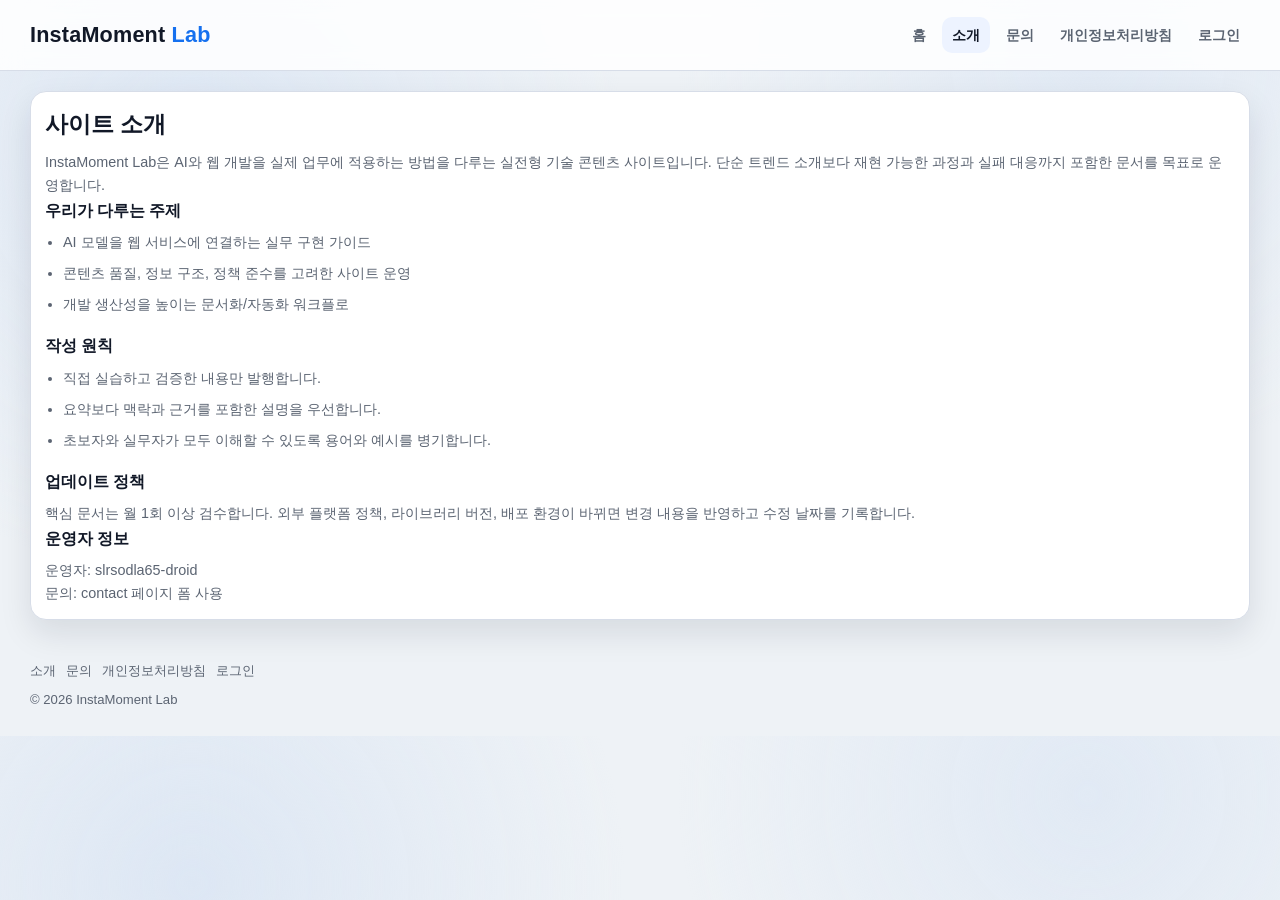
<file: about.html>
﻿<!doctype html>
<html lang="ko-KR">
<head>
  <meta charset="UTF-8">
  <meta name="viewport" content="width=device-width, initial-scale=1.0">
  <meta name="description" content="InstaMoment Lab 소개 페이지입니다. 사이트 운영 목적, 콘텐츠 작성 원칙, 업데이트 정책, 운영자 정보를 한눈에 확인할 수 있으며, 실무 재현 가능성과 최신성 기준으로 문서를 관리하는 운영 철학을 안내합니다.">
  <meta name="robots" content="index,follow,max-snippet:-1,max-image-preview:large,max-video-preview:-1">
  <meta name="author" content="InstaMoment Lab">
  <meta name="naver-site-verification" content="03ffc5a2da980529369ea3536fd82140dcc35c7b">
  <meta name="theme-color" content="#1570ef">
  <meta name="google-adsense-account" content="ca-pub-2578881096104790">
  <link rel="canonical" href="https://wgwgw.pages.dev/about">
  <link rel="alternate" hreflang="ko-KR" href="https://wgwgw.pages.dev/about">
  <link rel="alternate" type="application/rss+xml" title="InstaMoment Lab RSS" href="feed.xml">
  <meta property="og:type" content="website">
  <meta property="og:locale" content="ko_KR">
  <meta property="og:site_name" content="InstaMoment Lab">
  <meta property="og:title" content="소개 | InstaMoment Lab">
  <meta property="og:description" content="InstaMoment Lab 소개 페이지입니다. 사이트 운영 목적, 콘텐츠 작성 원칙, 업데이트 정책, 운영자 정보를 한눈에 확인할 수 있으며, 실무 재현 가능성과 최신성 기준으로 문서를 관리하는 운영 철학을 안내합니다.">
  <meta property="og:url" content="https://wgwgw.pages.dev/about">
  <meta property="og:image" content="https://wgwgw.pages.dev/og-image.png">
  <meta property="og:image:width" content="1200">
  <meta property="og:image:height" content="630">
  <meta property="og:image:alt" content="InstaMoment Lab 대표 이미지">
  <meta name="twitter:card" content="summary_large_image">
  <meta name="twitter:title" content="소개 | InstaMoment Lab">
  <meta name="twitter:description" content="InstaMoment Lab 소개 페이지입니다. 사이트 운영 목적, 콘텐츠 작성 원칙, 업데이트 정책, 운영자 정보를 한눈에 확인할 수 있으며, 실무 재현 가능성과 최신성 기준으로 문서를 관리하는 운영 철학을 안내합니다.">
  <meta name="twitter:image" content="https://wgwgw.pages.dev/og-image.png">
  <link rel="preload" href="styles.css" as="style">
  <link rel="stylesheet" href="styles.css">
  <link rel="icon" type="image/x-icon" href="favicon.ico?v=20260220">
  <link rel="shortcut icon" href="favicon.ico?v=20260220">
  <title>소개 | InstaMoment Lab</title>
  <script type="application/ld+json">
  {
    "@context": "https://schema.org",
    "@graph": [
      {
        "@type": "AboutPage",
        "@id": "https://wgwgw.pages.dev/about#webpage",
        "url": "https://wgwgw.pages.dev/about",
        "name": "소개 | InstaMoment Lab",
        "description": "InstaMoment Lab 소개 페이지입니다. 사이트 운영 목적, 콘텐츠 작성 원칙, 업데이트 정책, 운영자 정보를 한눈에 확인할 수 있으며, 실무 재현 가능성과 최신성 기준으로 문서를 관리하는 운영 철학을 안내합니다.",
        "inLanguage": "ko-KR",
        "isPartOf": {
          "@type": "WebSite",
          "@id": "https://wgwgw.pages.dev/#website",
          "name": "InstaMoment Lab",
          "url": "https://wgwgw.pages.dev/"
        },
        "dateModified": "2026-02-21"
      },
      {
        "@type": "BreadcrumbList",
        "@id": "https://wgwgw.pages.dev/about#breadcrumb",
        "itemListElement": [
          {
            "@type": "ListItem",
            "position": 1,
            "name": "홈",
            "item": "https://wgwgw.pages.dev/"
          },
          {
            "@type": "ListItem",
            "position": 2,
            "name": "소개",
            "item": "https://wgwgw.pages.dev/about"
          }
        ]
      }
    ]
  }
  </script>
</head>
<body>
  <header class="site-header">
    <div class="container site-header-inner">
      <a class="logo" href="/">InstaMoment <span>Lab</span></a>
      <nav class="main-nav" aria-label="주요 메뉴">
        <a href="/">홈</a>
        <a class="active" href="/about">소개</a>
        <a href="/contact">문의</a>
        <a href="/privacy">개인정보처리방침</a>
        <a href="/signin" data-auth-login>로그인</a>
        <a href="#" data-auth-logout hidden>로그아웃</a>
      </nav>
    </div>
  </header>

  <main class="container page-main">
    <article class="page-card">
      <h1>사이트 소개</h1>
      <p>InstaMoment Lab은 AI와 웹 개발을 실제 업무에 적용하는 방법을 다루는 실전형 기술 콘텐츠 사이트입니다. 단순 트렌드 소개보다 재현 가능한 과정과 실패 대응까지 포함한 문서를 목표로 운영합니다.</p>

      <h2>우리가 다루는 주제</h2>
      <ul>
        <li>AI 모델을 웹 서비스에 연결하는 실무 구현 가이드</li>
        <li>콘텐츠 품질, 정보 구조, 정책 준수를 고려한 사이트 운영</li>
        <li>개발 생산성을 높이는 문서화/자동화 워크플로</li>
      </ul>

      <h2>작성 원칙</h2>
      <ul>
        <li>직접 실습하고 검증한 내용만 발행합니다.</li>
        <li>요약보다 맥락과 근거를 포함한 설명을 우선합니다.</li>
        <li>초보자와 실무자가 모두 이해할 수 있도록 용어와 예시를 병기합니다.</li>
      </ul>

      <h2>업데이트 정책</h2>
      <p>핵심 문서는 월 1회 이상 검수합니다. 외부 플랫폼 정책, 라이브러리 버전, 배포 환경이 바뀌면 변경 내용을 반영하고 수정 날짜를 기록합니다.</p>

      <h2>운영자 정보</h2>
      <p>운영자: slrsodla65-droid<br>문의: contact 페이지 폼 사용</p>
    </article>
  </main>

  <footer class="site-footer">
    <div class="container">
      <div class="footer-links">
        <a href="/about">소개</a>
        <a href="/contact">문의</a>
        <a href="/privacy">개인정보처리방침</a>
        <a href="/signin">로그인</a>
      </div>
      <div>© <span id="year"></span> InstaMoment Lab</div>
    </div>
  </footer>

  <script type="module" src="auth-nav.js"></script>
  <script>
    document.getElementById("year").textContent = new Date().getFullYear();
  </script>
</body>
</html>
</file>
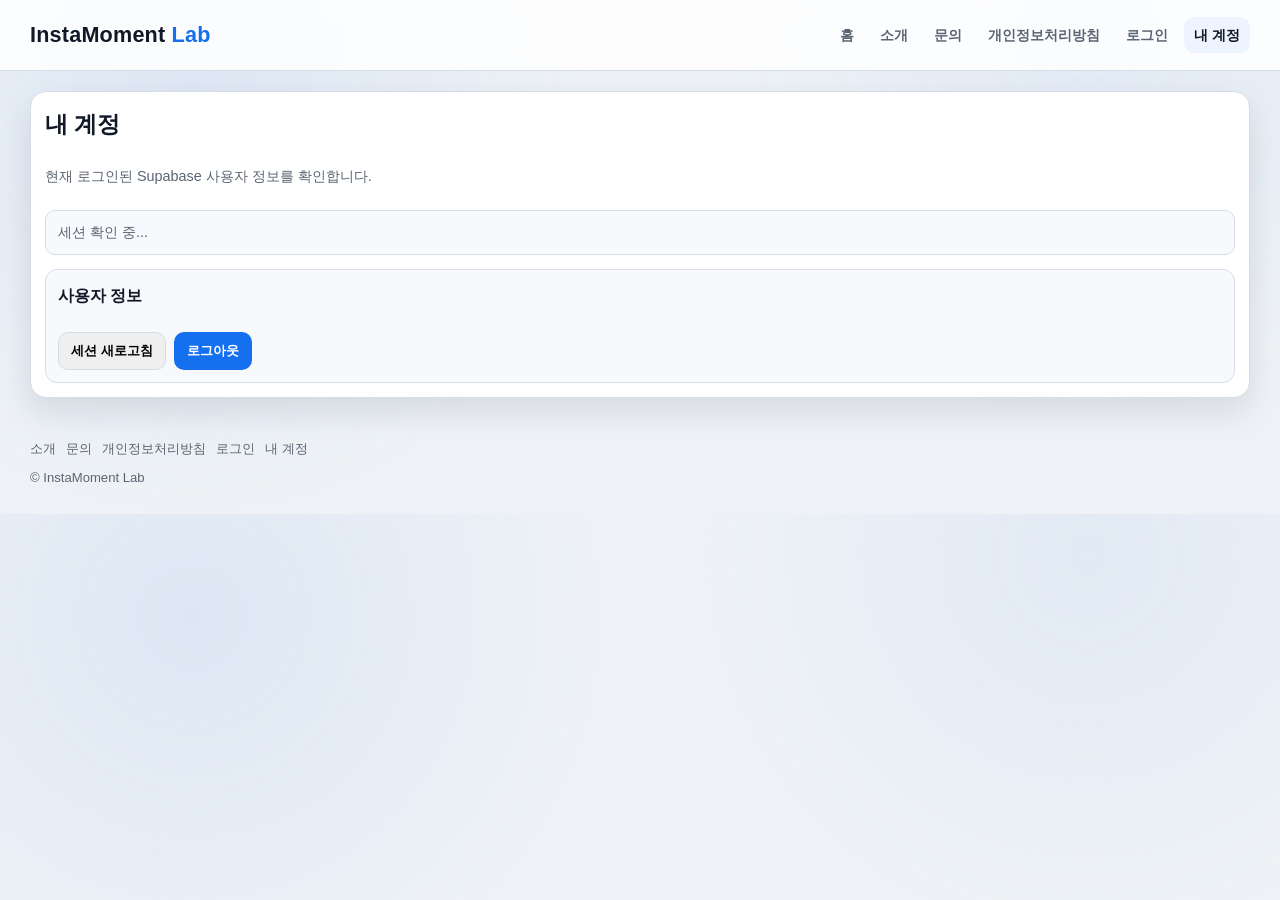
<file: account.html>
﻿<!doctype html>
<html lang="ko-KR">
<head>
  <meta charset="UTF-8">
  <meta name="viewport" content="width=device-width, initial-scale=1.0">
  <meta name="description" content="InstaMoment Lab 내 계정 페이지입니다. Supabase Auth 세션 정보를 확인하고 로그아웃할 수 있습니다.">
  <meta name="robots" content="noindex,nofollow">
  <meta name="author" content="InstaMoment Lab">
  <meta name="theme-color" content="#1570ef">
  <link rel="canonical" href="https://wgwgw.pages.dev/account.html">
  <meta property="og:type" content="website">
  <meta property="og:locale" content="ko_KR">
  <meta property="og:site_name" content="InstaMoment Lab">
  <meta property="og:title" content="내 계정 | InstaMoment Lab">
  <meta property="og:description" content="로그인된 사용자 세션 정보를 확인하는 페이지입니다.">
  <meta property="og:url" content="https://wgwgw.pages.dev/account.html">
  <meta property="og:image" content="https://wgwgw.pages.dev/og-image.png">
  <meta name="twitter:card" content="summary_large_image">
  <meta name="twitter:title" content="내 계정 | InstaMoment Lab">
  <meta name="twitter:description" content="로그인된 사용자 세션 정보를 확인하는 페이지입니다.">
  <meta name="twitter:image" content="https://wgwgw.pages.dev/og-image.png">
  <link rel="preload" href="styles.css" as="style">
  <link rel="stylesheet" href="styles.css">
  <link rel="icon" type="image/x-icon" href="favicon.ico?v=20260220">
  <link rel="shortcut icon" href="favicon.ico?v=20260220">
  <title>내 계정 | InstaMoment Lab</title>
</head>
<body>
  <header class="site-header">
    <div class="container site-header-inner">
      <a class="logo" href="/">InstaMoment <span>Lab</span></a>
      <nav class="main-nav" aria-label="주요 메뉴">
        <a href="/">홈</a>
        <a href="/about">소개</a>
        <a href="/contact">문의</a>
        <a href="/privacy">개인정보처리방침</a>
        <a href="/auth.html">로그인</a>
        <a class="active" href="/account.html">내 계정</a>
      </nav>
    </div>
  </header>

  <main class="container page-main">
    <article class="page-card auth-layout">
      <h1>내 계정</h1>
      <p>현재 로그인된 Supabase 사용자 정보를 확인합니다.</p>

      <p id="account-status" class="status-box" data-type="info">세션 확인 중...</p>

      <p id="login-hint" class="status-box" data-type="warning" hidden>
        로그인이 필요합니다. <a href="/auth.html">로그인 페이지로 이동</a>
      </p>

      <section class="account-panel" aria-label="계정 정보">
        <h2>사용자 정보</h2>
        <dl id="account-info" class="account-info-list"></dl>

        <div class="account-actions">
          <button id="refresh-session-btn" class="btn" type="button">세션 새로고침</button>
          <button id="logout-btn" class="btn primary" type="button">로그아웃</button>
        </div>
      </section>
    </article>
  </main>

  <footer class="site-footer">
    <div class="container">
      <div class="footer-links">
        <a href="/about">소개</a>
        <a href="/contact">문의</a>
        <a href="/privacy">개인정보처리방침</a>
        <a href="/auth.html">로그인</a>
        <a href="/account.html">내 계정</a>
      </div>
      <div>© <span id="year"></span> InstaMoment Lab</div>
    </div>
  </footer>

  <script type="module" src="account.js"></script>
</body>
</html>
</file>
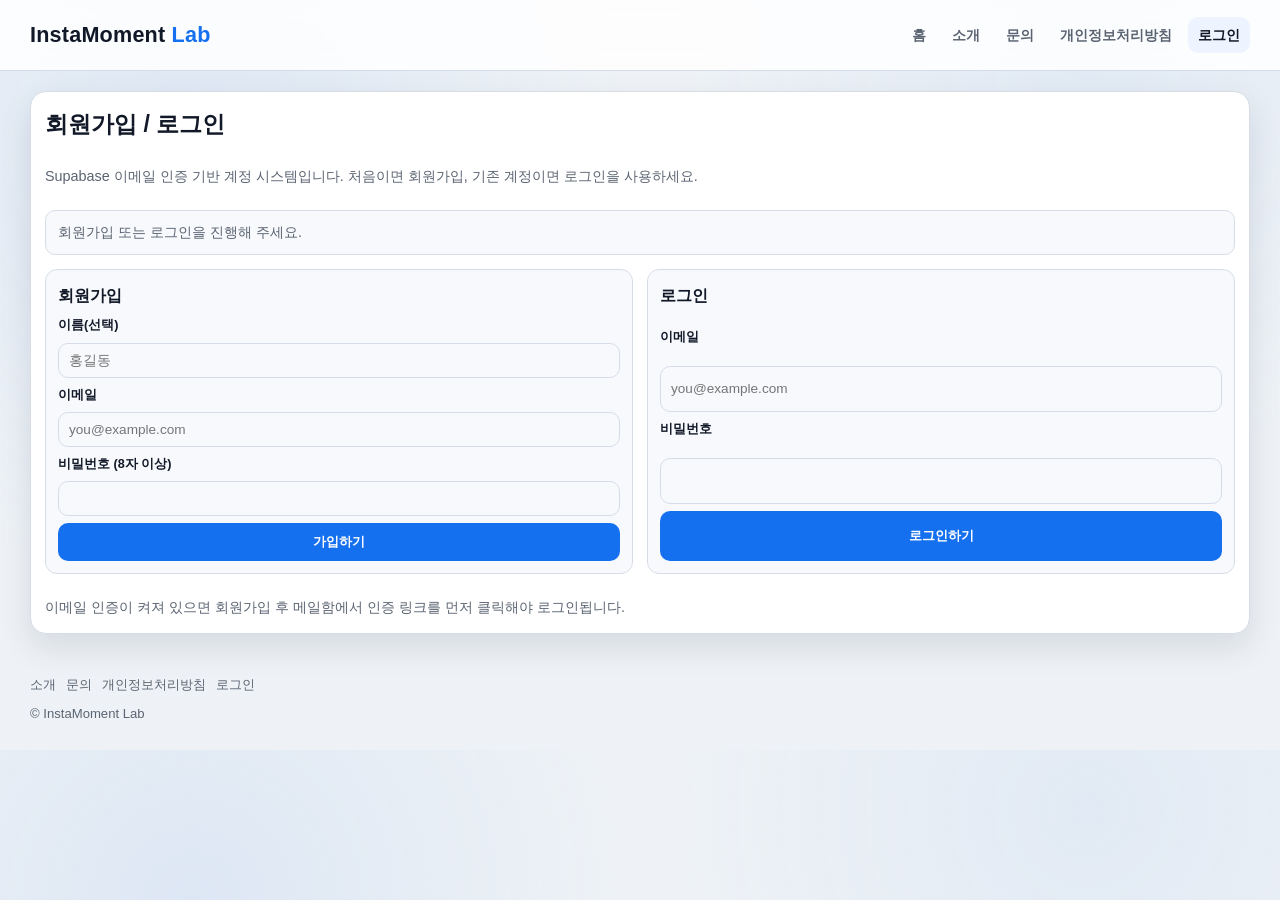
<file: auth.html>
﻿<!doctype html>
<html lang="ko-KR">
<head>
  <meta charset="UTF-8">
  <meta name="viewport" content="width=device-width, initial-scale=1.0">
  <meta name="description" content="InstaMoment Lab 회원가입/로그인 페이지입니다. Supabase Auth를 사용해 이메일 기반 계정 생성과 로그인을 제공합니다.">
  <meta name="robots" content="noindex,nofollow">
  <meta name="author" content="InstaMoment Lab">
  <meta name="theme-color" content="#1570ef">
  <link rel="canonical" href="https://wgwgw.pages.dev/auth.html">
  <meta property="og:type" content="website">
  <meta property="og:locale" content="ko_KR">
  <meta property="og:site_name" content="InstaMoment Lab">
  <meta property="og:title" content="로그인 | InstaMoment Lab">
  <meta property="og:description" content="Supabase Auth 기반 로그인/회원가입 페이지입니다.">
  <meta property="og:url" content="https://wgwgw.pages.dev/auth.html">
  <meta property="og:image" content="https://wgwgw.pages.dev/og-image.png">
  <meta name="twitter:card" content="summary_large_image">
  <meta name="twitter:title" content="로그인 | InstaMoment Lab">
  <meta name="twitter:description" content="Supabase Auth 기반 로그인/회원가입 페이지입니다.">
  <meta name="twitter:image" content="https://wgwgw.pages.dev/og-image.png">
  <link rel="preload" href="styles.css" as="style">
  <link rel="stylesheet" href="styles.css">
  <link rel="icon" type="image/x-icon" href="favicon.ico?v=20260220">
  <link rel="shortcut icon" href="favicon.ico?v=20260220">
  <title>로그인 | InstaMoment Lab</title>
</head>
<body>
  <header class="site-header">
    <div class="container site-header-inner">
      <a class="logo" href="/">InstaMoment <span>Lab</span></a>
      <nav class="main-nav" aria-label="주요 메뉴">
        <a href="/">홈</a>
        <a href="/about">소개</a>
        <a href="/contact">문의</a>
        <a href="/privacy">개인정보처리방침</a>
        <a class="active" href="/auth.html">로그인</a>
      </nav>
    </div>
  </header>

  <main class="container page-main">
    <article class="page-card auth-layout">
      <h1>회원가입 / 로그인</h1>
      <p>Supabase 이메일 인증 기반 계정 시스템입니다. 처음이면 회원가입, 기존 계정이면 로그인을 사용하세요.</p>

      <p id="auth-status" class="status-box" data-type="info">
        회원가입 또는 로그인을 진행해 주세요.
      </p>

      <section class="auth-grid" aria-label="회원가입 및 로그인 폼">
        <form id="signup-form" class="contact-form auth-form" novalidate>
          <h2>회원가입</h2>

          <label for="signup-name">이름(선택)</label>
          <input id="signup-name" name="full_name" type="text" placeholder="홍길동">

          <label for="signup-email">이메일</label>
          <input id="signup-email" name="email" type="email" placeholder="you@example.com" required>

          <label for="signup-password">비밀번호 (8자 이상)</label>
          <input id="signup-password" name="password" type="password" minlength="8" required>

          <button class="btn primary" type="submit">가입하기</button>
        </form>

        <form id="login-form" class="contact-form auth-form" novalidate>
          <h2>로그인</h2>

          <label for="login-email">이메일</label>
          <input id="login-email" name="email" type="email" placeholder="you@example.com" required>

          <label for="login-password">비밀번호</label>
          <input id="login-password" name="password" type="password" required>

          <button class="btn primary" type="submit">로그인하기</button>
        </form>
      </section>

      <p class="muted auth-note">
        이메일 인증이 켜져 있으면 회원가입 후 메일함에서 인증 링크를 먼저 클릭해야 로그인됩니다.
      </p>
    </article>
  </main>

  <footer class="site-footer">
    <div class="container">
      <div class="footer-links">
        <a href="/about">소개</a>
        <a href="/contact">문의</a>
        <a href="/privacy">개인정보처리방침</a>
        <a href="/auth.html">로그인</a>
      </div>
      <div>© <span id="year"></span> InstaMoment Lab</div>
    </div>
  </footer>

  <script type="module" src="auth.js"></script>
</body>
</html>
</file>
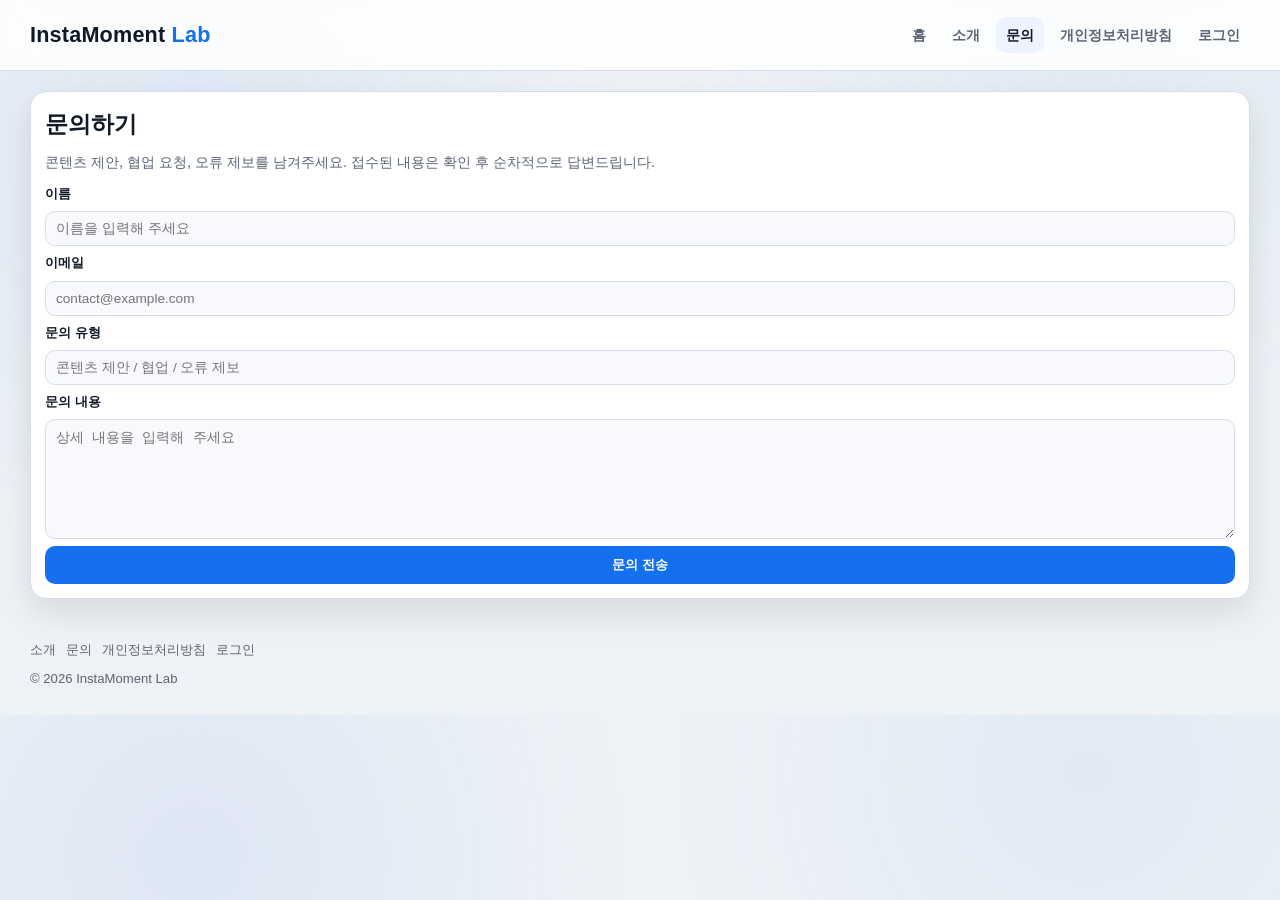
<file: contact.html>
﻿<!doctype html>
<html lang="ko-KR">
<head>
  <meta charset="UTF-8">
  <meta name="viewport" content="width=device-width, initial-scale=1.0">
  <meta name="description" content="InstaMoment Lab 문의 페이지입니다. 콘텐츠 제안, 기술 협업, 오류 제보를 남길 수 있으며, 접수된 문의를 확인하고 답변하는 절차와 연락 수단을 명확하게 안내해 안정적인 커뮤니케이션을 지원합니다.">
  <meta name="robots" content="index,follow,max-snippet:-1,max-image-preview:large,max-video-preview:-1">
  <meta name="author" content="InstaMoment Lab">
  <meta name="naver-site-verification" content="03ffc5a2da980529369ea3536fd82140dcc35c7b">
  <meta name="theme-color" content="#1570ef">
  <meta name="google-adsense-account" content="ca-pub-2578881096104790">
  <link rel="canonical" href="https://wgwgw.pages.dev/contact">
  <link rel="alternate" hreflang="ko-KR" href="https://wgwgw.pages.dev/contact">
  <link rel="alternate" type="application/rss+xml" title="InstaMoment Lab RSS" href="feed.xml">
  <meta property="og:type" content="website">
  <meta property="og:locale" content="ko_KR">
  <meta property="og:site_name" content="InstaMoment Lab">
  <meta property="og:title" content="문의 | InstaMoment Lab">
  <meta property="og:description" content="InstaMoment Lab 문의 페이지입니다. 콘텐츠 제안, 기술 협업, 오류 제보를 남길 수 있으며, 접수된 문의를 확인하고 답변하는 절차와 연락 수단을 명확하게 안내해 안정적인 커뮤니케이션을 지원합니다.">
  <meta property="og:url" content="https://wgwgw.pages.dev/contact">
  <meta property="og:image" content="https://wgwgw.pages.dev/og-image.png">
  <meta property="og:image:width" content="1200">
  <meta property="og:image:height" content="630">
  <meta property="og:image:alt" content="InstaMoment Lab 대표 이미지">
  <meta name="twitter:card" content="summary_large_image">
  <meta name="twitter:title" content="문의 | InstaMoment Lab">
  <meta name="twitter:description" content="InstaMoment Lab 문의 페이지입니다. 콘텐츠 제안, 기술 협업, 오류 제보를 남길 수 있으며, 접수된 문의를 확인하고 답변하는 절차와 연락 수단을 명확하게 안내해 안정적인 커뮤니케이션을 지원합니다.">
  <meta name="twitter:image" content="https://wgwgw.pages.dev/og-image.png">
  <link rel="preload" href="styles.css" as="style">
  <link rel="stylesheet" href="styles.css">
  <link rel="icon" type="image/x-icon" href="favicon.ico?v=20260220">
  <link rel="shortcut icon" href="favicon.ico?v=20260220">
  <title>문의 | InstaMoment Lab</title>
  <script type="application/ld+json">
  {
    "@context": "https://schema.org",
    "@graph": [
      {
        "@type": "ContactPage",
        "@id": "https://wgwgw.pages.dev/contact#webpage",
        "url": "https://wgwgw.pages.dev/contact",
        "name": "문의 | InstaMoment Lab",
        "description": "InstaMoment Lab 문의 페이지입니다. 콘텐츠 제안, 기술 협업, 오류 제보를 남길 수 있으며, 접수된 문의를 확인하고 답변하는 절차와 연락 수단을 명확하게 안내해 안정적인 커뮤니케이션을 지원합니다.",
        "inLanguage": "ko-KR",
        "isPartOf": {
          "@type": "WebSite",
          "@id": "https://wgwgw.pages.dev/#website",
          "name": "InstaMoment Lab",
          "url": "https://wgwgw.pages.dev/"
        },
        "dateModified": "2026-02-21"
      },
      {
        "@type": "BreadcrumbList",
        "@id": "https://wgwgw.pages.dev/contact#breadcrumb",
        "itemListElement": [
          {
            "@type": "ListItem",
            "position": 1,
            "name": "홈",
            "item": "https://wgwgw.pages.dev/"
          },
          {
            "@type": "ListItem",
            "position": 2,
            "name": "문의",
            "item": "https://wgwgw.pages.dev/contact"
          }
        ]
      }
    ]
  }
  </script>
</head>
<body>
  <header class="site-header">
    <div class="container site-header-inner">
      <a class="logo" href="/">InstaMoment <span>Lab</span></a>
      <nav class="main-nav" aria-label="주요 메뉴">
        <a href="/">홈</a>
        <a href="/about">소개</a>
        <a class="active" href="/contact">문의</a>
        <a href="/privacy">개인정보처리방침</a>
        <a href="/signin" data-auth-login>로그인</a>
        <a href="#" data-auth-logout hidden>로그아웃</a>
      </nav>
    </div>
  </header>

  <main class="container page-main">
    <article class="page-card">
      <h1>문의하기</h1>
      <p>콘텐츠 제안, 협업 요청, 오류 제보를 남겨주세요. 접수된 내용은 확인 후 순차적으로 답변드립니다.</p>

      <form class="contact-form" action="https://formspree.io/f/mkovbypy" method="POST">
        <input type="hidden" name="_subject" value="InstaMoment Lab 문의">

        <label for="name">이름</label>
        <input id="name" name="name" type="text" placeholder="이름을 입력해 주세요" required>

        <label for="email">이메일</label>
        <input id="email" name="email" type="email" placeholder="contact@example.com" required>

        <label for="topic">문의 유형</label>
        <input id="topic" name="topic" type="text" placeholder="콘텐츠 제안 / 협업 / 오류 제보">

        <label for="message">문의 내용</label>
        <textarea id="message" name="message" placeholder="상세 내용을 입력해 주세요" required></textarea>

        <button class="btn primary" type="submit">문의 전송</button>
      </form>
    </article>
  </main>

  <footer class="site-footer">
    <div class="container">
      <div class="footer-links">
        <a href="/about">소개</a>
        <a href="/contact">문의</a>
        <a href="/privacy">개인정보처리방침</a>
        <a href="/signin">로그인</a>
      </div>
      <div>© <span id="year"></span> InstaMoment Lab</div>
    </div>
  </footer>

  <script type="module" src="auth-nav.js"></script>
  <script>
    document.getElementById("year").textContent = new Date().getFullYear();
  </script>
</body>
</html>
</file>
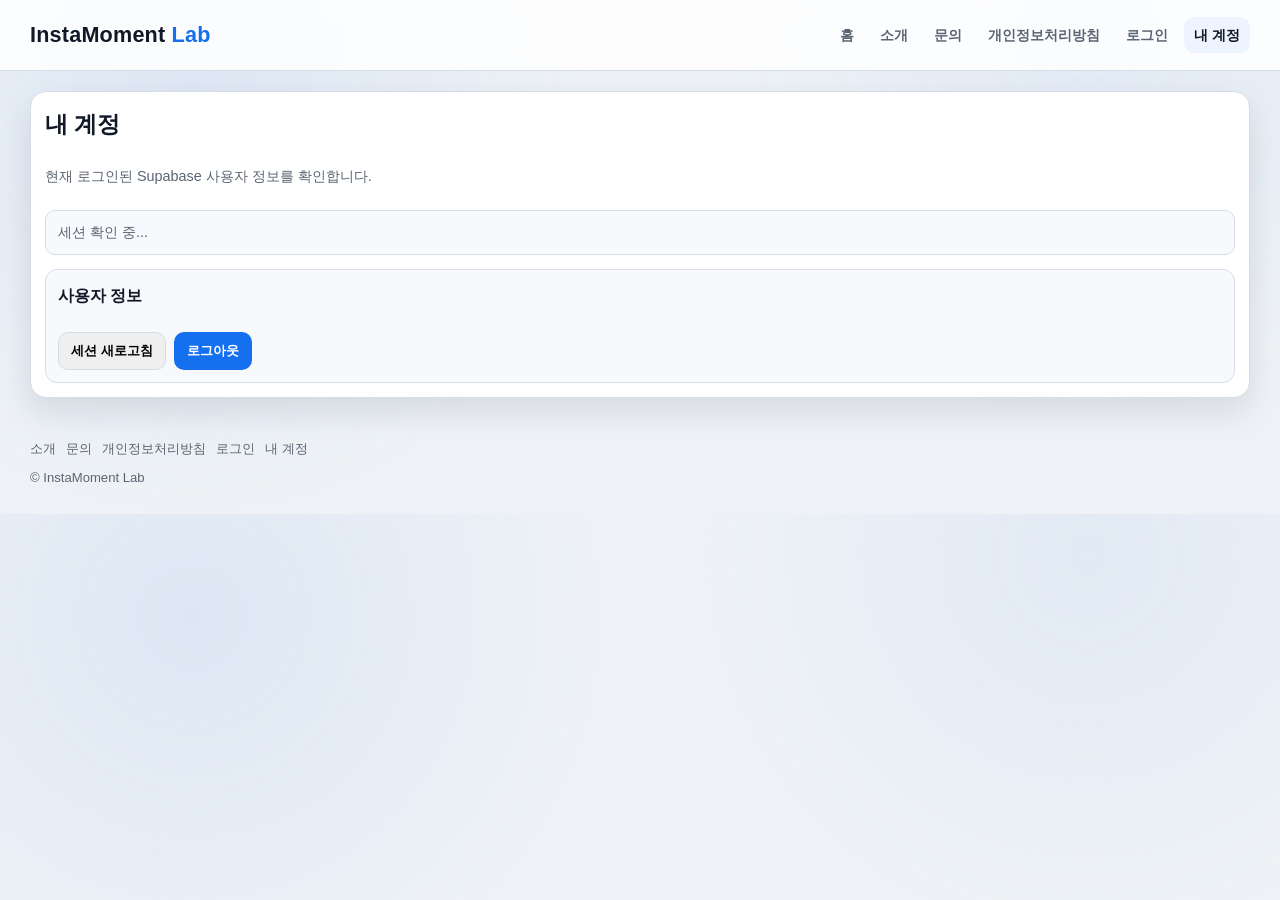
<file: member.html>
﻿<!doctype html>
<html lang="ko-KR">
<head>
  <meta charset="UTF-8">
  <meta name="viewport" content="width=device-width, initial-scale=1.0">
  <meta name="description" content="InstaMoment Lab 내 계정 페이지입니다. Supabase Auth 세션 정보를 확인하고 로그아웃할 수 있습니다.">
  <meta name="robots" content="noindex,nofollow">
  <meta name="author" content="InstaMoment Lab">
  <meta name="theme-color" content="#1570ef">
  <link rel="canonical" href="https://wgwgw.pages.dev/member">
  <meta property="og:type" content="website">
  <meta property="og:locale" content="ko_KR">
  <meta property="og:site_name" content="InstaMoment Lab">
  <meta property="og:title" content="내 계정 | InstaMoment Lab">
  <meta property="og:description" content="로그인된 사용자 세션 정보를 확인하는 페이지입니다.">
  <meta property="og:url" content="https://wgwgw.pages.dev/member">
  <meta property="og:image" content="https://wgwgw.pages.dev/og-image.png">
  <meta name="twitter:card" content="summary_large_image">
  <meta name="twitter:title" content="내 계정 | InstaMoment Lab">
  <meta name="twitter:description" content="로그인된 사용자 세션 정보를 확인하는 페이지입니다.">
  <meta name="twitter:image" content="https://wgwgw.pages.dev/og-image.png">
  <link rel="preload" href="styles.css" as="style">
  <link rel="stylesheet" href="styles.css">
  <link rel="icon" type="image/x-icon" href="favicon.ico?v=20260220">
  <link rel="shortcut icon" href="favicon.ico?v=20260220">
  <title>내 계정 | InstaMoment Lab</title>
</head>
<body>
  <header class="site-header">
    <div class="container site-header-inner">
      <a class="logo" href="/">InstaMoment <span>Lab</span></a>
      <nav class="main-nav" aria-label="주요 메뉴">
        <a href="/">홈</a>
        <a href="/about">소개</a>
        <a href="/contact">문의</a>
        <a href="/privacy">개인정보처리방침</a>
        <a href="/signin" data-auth-login>로그인</a>
        <a href="#" data-auth-logout hidden>로그아웃</a>
        <a class="active" href="/member">내 계정</a>
      </nav>
    </div>
  </header>

  <main class="container page-main">
    <article class="page-card auth-layout">
      <h1>내 계정</h1>
      <p>현재 로그인된 Supabase 사용자 정보를 확인합니다.</p>

      <p id="account-status" class="status-box" data-type="info">세션 확인 중...</p>

      <p id="login-hint" class="status-box" data-type="warning" hidden>
        로그인이 필요합니다. <a href="/signin">로그인 페이지로 이동</a>
      </p>

      <section class="account-panel" aria-label="계정 정보">
        <h2>사용자 정보</h2>
        <dl id="account-info" class="account-info-list"></dl>

        <div class="account-actions">
          <button id="refresh-session-btn" class="btn" type="button">세션 새로고침</button>
          <button id="logout-btn" class="btn primary" type="button">로그아웃</button>
        </div>
      </section>
    </article>
  </main>

  <footer class="site-footer">
    <div class="container">
      <div class="footer-links">
        <a href="/about">소개</a>
        <a href="/contact">문의</a>
        <a href="/privacy">개인정보처리방침</a>
        <a href="/signin">로그인</a>
        <a href="/member">내 계정</a>
      </div>
      <div>© <span id="year"></span> InstaMoment Lab</div>
    </div>
  </footer>

  <script type="module" src="auth-nav.js"></script>
  <script type="module" src="member.js"></script>
</body>
</html>
</file>
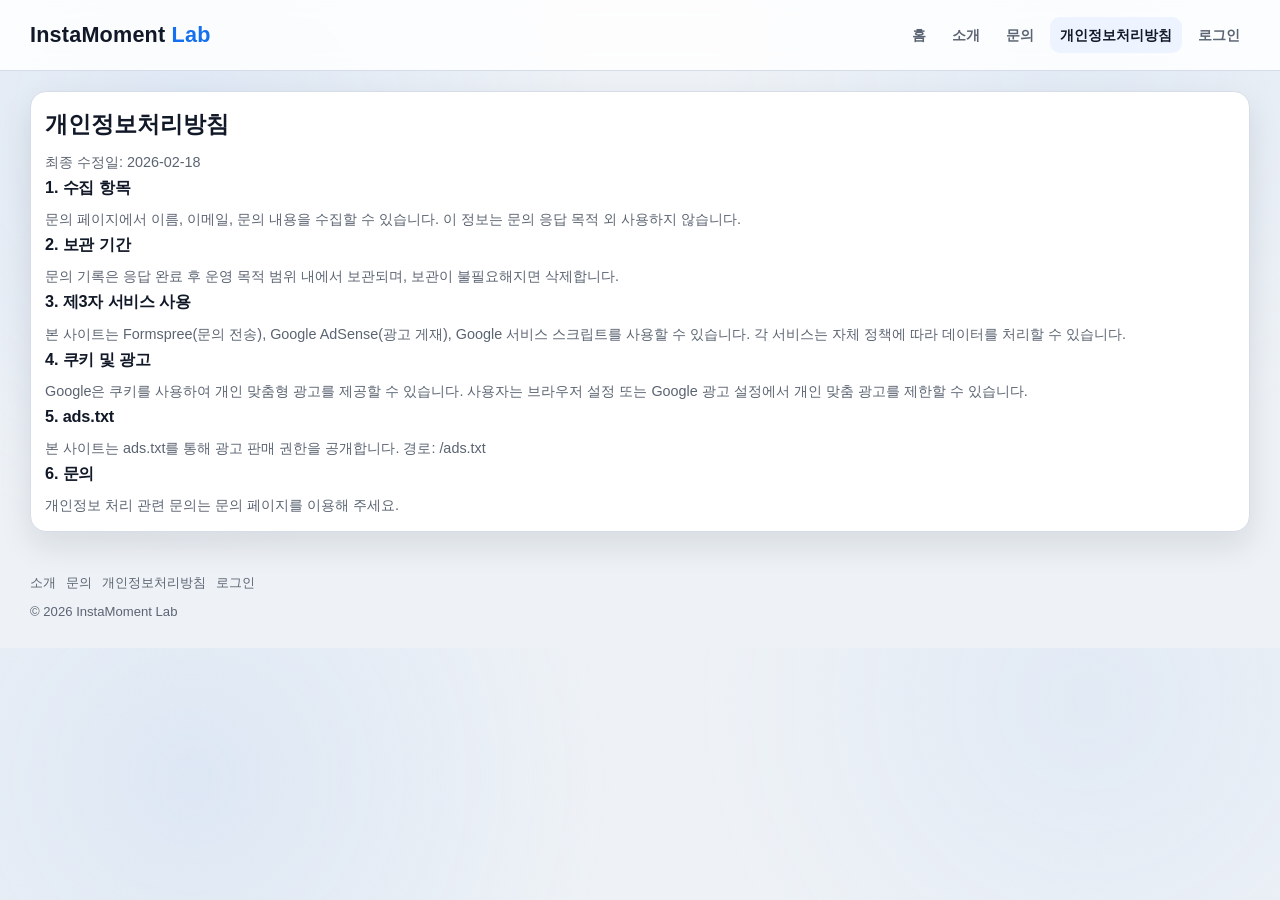
<file: privacy.html>
﻿<!doctype html>
<html lang="ko-KR">
<head>
  <meta charset="UTF-8">
  <meta name="viewport" content="width=device-width, initial-scale=1.0">
  <meta name="description" content="InstaMoment Lab 개인정보처리방침 페이지입니다. 문의 양식 수집 항목, 보관 기간, 제3자 서비스 사용, 광고 쿠키 처리, 이용자 문의 방법을 명확하게 공개해 서비스 운영의 투명성과 사용자 권리 보호 기준을 안내합니다.">
  <meta name="robots" content="index,follow,max-snippet:-1,max-image-preview:large,max-video-preview:-1">
  <meta name="author" content="InstaMoment Lab">
  <meta name="naver-site-verification" content="03ffc5a2da980529369ea3536fd82140dcc35c7b">
  <meta name="theme-color" content="#1570ef">
  <meta name="google-adsense-account" content="ca-pub-2578881096104790">
  <link rel="canonical" href="https://wgwgw.pages.dev/privacy">
  <link rel="alternate" hreflang="ko-KR" href="https://wgwgw.pages.dev/privacy">
  <link rel="alternate" type="application/rss+xml" title="InstaMoment Lab RSS" href="feed.xml">
  <meta property="og:type" content="website">
  <meta property="og:locale" content="ko_KR">
  <meta property="og:site_name" content="InstaMoment Lab">
  <meta property="og:title" content="개인정보처리방침 | InstaMoment Lab">
  <meta property="og:description" content="InstaMoment Lab 개인정보처리방침 페이지입니다. 문의 양식 수집 항목, 보관 기간, 제3자 서비스 사용, 광고 쿠키 처리, 이용자 문의 방법을 명확하게 공개해 서비스 운영의 투명성과 사용자 권리 보호 기준을 안내합니다.">
  <meta property="og:url" content="https://wgwgw.pages.dev/privacy">
  <meta property="og:image" content="https://wgwgw.pages.dev/og-image.png">
  <meta property="og:image:width" content="1200">
  <meta property="og:image:height" content="630">
  <meta property="og:image:alt" content="InstaMoment Lab 대표 이미지">
  <meta name="twitter:card" content="summary_large_image">
  <meta name="twitter:title" content="개인정보처리방침 | InstaMoment Lab">
  <meta name="twitter:description" content="InstaMoment Lab 개인정보처리방침 페이지입니다. 문의 양식 수집 항목, 보관 기간, 제3자 서비스 사용, 광고 쿠키 처리, 이용자 문의 방법을 명확하게 공개해 서비스 운영의 투명성과 사용자 권리 보호 기준을 안내합니다.">
  <meta name="twitter:image" content="https://wgwgw.pages.dev/og-image.png">
  <link rel="preload" href="styles.css" as="style">
  <link rel="stylesheet" href="styles.css">
  <link rel="icon" type="image/x-icon" href="favicon.ico?v=20260220">
  <link rel="shortcut icon" href="favicon.ico?v=20260220">
  <title>개인정보처리방침 | InstaMoment Lab</title>
  <script type="application/ld+json">
  {
    "@context": "https://schema.org",
    "@graph": [
      {
        "@type": "WebPage",
        "@id": "https://wgwgw.pages.dev/privacy#webpage",
        "url": "https://wgwgw.pages.dev/privacy",
        "name": "개인정보처리방침 | InstaMoment Lab",
        "description": "InstaMoment Lab 개인정보처리방침 페이지입니다. 문의 양식 수집 항목, 보관 기간, 제3자 서비스 사용, 광고 쿠키 처리, 이용자 문의 방법을 명확하게 공개해 서비스 운영의 투명성과 사용자 권리 보호 기준을 안내합니다.",
        "inLanguage": "ko-KR",
        "isPartOf": {
          "@type": "WebSite",
          "@id": "https://wgwgw.pages.dev/#website",
          "name": "InstaMoment Lab",
          "url": "https://wgwgw.pages.dev/"
        },
        "dateModified": "2026-02-21"
      },
      {
        "@type": "BreadcrumbList",
        "@id": "https://wgwgw.pages.dev/privacy#breadcrumb",
        "itemListElement": [
          {
            "@type": "ListItem",
            "position": 1,
            "name": "홈",
            "item": "https://wgwgw.pages.dev/"
          },
          {
            "@type": "ListItem",
            "position": 2,
            "name": "개인정보처리방침",
            "item": "https://wgwgw.pages.dev/privacy"
          }
        ]
      }
    ]
  }
  </script>
</head>
<body>
  <header class="site-header">
    <div class="container site-header-inner">
      <a class="logo" href="/">InstaMoment <span>Lab</span></a>
      <nav class="main-nav" aria-label="주요 메뉴">
        <a href="/">홈</a>
        <a href="/about">소개</a>
        <a href="/contact">문의</a>
        <a class="active" href="/privacy">개인정보처리방침</a>
        <a href="/signin" data-auth-login>로그인</a>
        <a href="#" data-auth-logout hidden>로그아웃</a>
      </nav>
    </div>
  </header>

  <main class="container page-main">
    <article class="page-card">
      <h1>개인정보처리방침</h1>
      <p>최종 수정일: 2026-02-18</p>

      <h2>1. 수집 항목</h2>
      <p>문의 페이지에서 이름, 이메일, 문의 내용을 수집할 수 있습니다. 이 정보는 문의 응답 목적 외 사용하지 않습니다.</p>

      <h2>2. 보관 기간</h2>
      <p>문의 기록은 응답 완료 후 운영 목적 범위 내에서 보관되며, 보관이 불필요해지면 삭제합니다.</p>

      <h2>3. 제3자 서비스 사용</h2>
      <p>본 사이트는 Formspree(문의 전송), Google AdSense(광고 게재), Google 서비스 스크립트를 사용할 수 있습니다. 각 서비스는 자체 정책에 따라 데이터를 처리할 수 있습니다.</p>

      <h2>4. 쿠키 및 광고</h2>
      <p>Google은 쿠키를 사용하여 개인 맞춤형 광고를 제공할 수 있습니다. 사용자는 브라우저 설정 또는 Google 광고 설정에서 개인 맞춤 광고를 제한할 수 있습니다.</p>

      <h2>5. ads.txt</h2>
      <p>본 사이트는 ads.txt를 통해 광고 판매 권한을 공개합니다. 경로: <a href="ads.txt">/ads.txt</a></p>

      <h2>6. 문의</h2>
      <p>개인정보 처리 관련 문의는 <a href="/contact">문의 페이지</a>를 이용해 주세요.</p>
    </article>
  </main>

  <footer class="site-footer">
    <div class="container">
      <div class="footer-links">
        <a href="/about">소개</a>
        <a href="/contact">문의</a>
        <a href="/privacy">개인정보처리방침</a>
        <a href="/signin">로그인</a>
      </div>
      <div>© <span id="year"></span> InstaMoment Lab</div>
    </div>
  </footer>

  <script type="module" src="auth-nav.js"></script>
  <script>
    document.getElementById("year").textContent = new Date().getFullYear();
  </script>
</body>
</html>
</file>
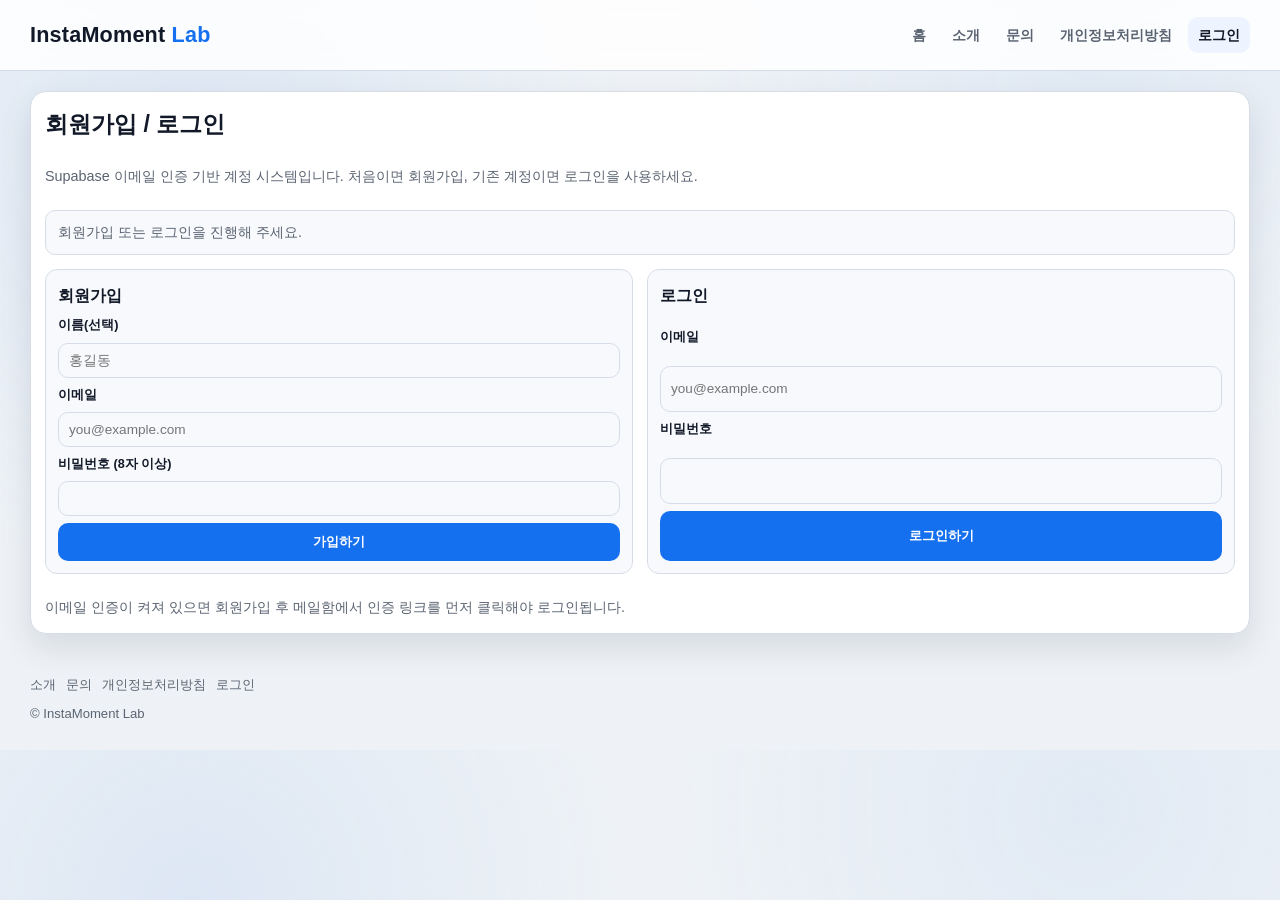
<file: signin.html>
﻿<!doctype html>
<html lang="ko-KR">
<head>
  <meta charset="UTF-8">
  <meta name="viewport" content="width=device-width, initial-scale=1.0">
  <meta name="description" content="InstaMoment Lab 회원가입/로그인 페이지입니다. Supabase Auth를 사용해 이메일 기반 계정 생성과 로그인을 제공합니다.">
  <meta name="robots" content="noindex,nofollow">
  <meta name="author" content="InstaMoment Lab">
  <meta name="theme-color" content="#1570ef">
  <link rel="canonical" href="https://wgwgw.pages.dev/signin">
  <meta property="og:type" content="website">
  <meta property="og:locale" content="ko_KR">
  <meta property="og:site_name" content="InstaMoment Lab">
  <meta property="og:title" content="로그인 | InstaMoment Lab">
  <meta property="og:description" content="Supabase Auth 기반 로그인/회원가입 페이지입니다.">
  <meta property="og:url" content="https://wgwgw.pages.dev/signin">
  <meta property="og:image" content="https://wgwgw.pages.dev/og-image.png">
  <meta name="twitter:card" content="summary_large_image">
  <meta name="twitter:title" content="로그인 | InstaMoment Lab">
  <meta name="twitter:description" content="Supabase Auth 기반 로그인/회원가입 페이지입니다.">
  <meta name="twitter:image" content="https://wgwgw.pages.dev/og-image.png">
  <link rel="preload" href="styles.css" as="style">
  <link rel="stylesheet" href="styles.css">
  <link rel="icon" type="image/x-icon" href="favicon.ico?v=20260220">
  <link rel="shortcut icon" href="favicon.ico?v=20260220">
  <title>로그인 | InstaMoment Lab</title>
</head>
<body>
  <header class="site-header">
    <div class="container site-header-inner">
      <a class="logo" href="/">InstaMoment <span>Lab</span></a>
      <nav class="main-nav" aria-label="주요 메뉴">
        <a href="/">홈</a>
        <a href="/about">소개</a>
        <a href="/contact">문의</a>
        <a href="/privacy">개인정보처리방침</a>
        <a class="active" href="/signin" data-auth-login>로그인</a>
        <a href="#" data-auth-logout hidden>로그아웃</a>
      </nav>
    </div>
  </header>

  <main class="container page-main">
    <article class="page-card auth-layout">
      <h1>회원가입 / 로그인</h1>
      <p>Supabase 이메일 인증 기반 계정 시스템입니다. 처음이면 회원가입, 기존 계정이면 로그인을 사용하세요.</p>

      <p id="auth-status" class="status-box" data-type="info">
        회원가입 또는 로그인을 진행해 주세요.
      </p>

      <section class="auth-grid" aria-label="회원가입 및 로그인 폼">
        <form id="signup-form" class="contact-form auth-form" novalidate>
          <h2>회원가입</h2>

          <label for="signup-name">이름(선택)</label>
          <input id="signup-name" name="full_name" type="text" placeholder="홍길동">

          <label for="signup-email">이메일</label>
          <input id="signup-email" name="email" type="email" placeholder="you@example.com" required>

          <label for="signup-password">비밀번호 (8자 이상)</label>
          <input id="signup-password" name="password" type="password" minlength="8" required>

          <button class="btn primary" type="submit">가입하기</button>
        </form>

        <form id="login-form" class="contact-form auth-form" novalidate>
          <h2>로그인</h2>

          <label for="login-email">이메일</label>
          <input id="login-email" name="email" type="email" placeholder="you@example.com" required>

          <label for="login-password">비밀번호</label>
          <input id="login-password" name="password" type="password" required>

          <button class="btn primary" type="submit">로그인하기</button>
        </form>
      </section>

      <p class="muted auth-note">
        이메일 인증이 켜져 있으면 회원가입 후 메일함에서 인증 링크를 먼저 클릭해야 로그인됩니다.
      </p>
    </article>
  </main>

  <footer class="site-footer">
    <div class="container">
      <div class="footer-links">
        <a href="/about">소개</a>
        <a href="/contact">문의</a>
        <a href="/privacy">개인정보처리방침</a>
        <a href="/signin">로그인</a>
      </div>
      <div>© <span id="year"></span> InstaMoment Lab</div>
    </div>
  </footer>

  <script type="module" src="auth-nav.js"></script>
  <script type="module" src="signin.js"></script>
</body>
</html>
</file>
<file: styles.css>
﻿:root {
  --bg: #eef2f6;
  --bg-accent: #dde7f4;
  --surface: #ffffff;
  --surface-soft: #f7f9fc;
  --text: #111827;
  --muted: #5b6472;
  --border: #d7dde8;
  --accent: #1570ef;
  --accent-strong: #0c4fb3;
  --chip: #edf3ff;
  --shadow: 0 14px 32px rgba(12, 23, 41, 0.1);
}

:root[data-theme="dark"] {
  --bg: #11161f;
  --bg-accent: #1b2331;
  --surface: #182131;
  --surface-soft: #1f2937;
  --text: #ecf3ff;
  --muted: #aebad0;
  --border: #2f3f5a;
  --accent: #64a4ff;
  --accent-strong: #3b82f6;
  --chip: #24344f;
  --shadow: 0 14px 34px rgba(0, 0, 0, 0.34);
}

:root[data-theme="gray"] {
  --bg: #e6e7ea;
  --bg-accent: #d7d9dd;
  --surface: #f3f4f6;
  --surface-soft: #ebedf0;
  --text: #22252b;
  --muted: #5f636d;
  --border: #c8ccd4;
  --accent: #3f6fb1;
  --accent-strong: #2d4f82;
  --chip: #e5e8ed;
  --shadow: 0 12px 28px rgba(18, 22, 30, 0.12);
}

:root[data-theme="bluelight"] {
  --bg: #f4efe2;
  --bg-accent: #efe7d1;
  --surface: #fffaf0;
  --surface-soft: #f9f1df;
  --text: #2d2720;
  --muted: #6f665a;
  --border: #e2d6bc;
  --accent: #925f2d;
  --accent-strong: #6f431e;
  --chip: #f5ebd4;
  --shadow: 0 12px 28px rgba(43, 28, 10, 0.12);
}

* {
  box-sizing: border-box;
}

html,
body {
  margin: 0;
  padding: 0;
}

body {
  color: var(--text);
  font-family: "Pretendard", "Noto Sans KR", "Apple SD Gothic Neo", "Malgun Gothic", "Segoe UI", Arial, sans-serif;
  line-height: 1.6;
  background:
    radial-gradient(circle at 15% 20%, var(--bg-accent) 0%, transparent 35%),
    radial-gradient(circle at 85% 8%, color-mix(in srgb, var(--bg-accent) 75%, transparent) 0%, transparent 32%),
    var(--bg);
}

a {
  color: inherit;
  text-decoration: none;
}

img {
  display: block;
  max-width: 100%;
}

.sr-only {
  position: absolute;
  width: 1px;
  height: 1px;
  margin: -1px;
  padding: 0;
  border: 0;
  white-space: nowrap;
  clip-path: inset(50%);
  clip: rect(0 0 0 0);
  overflow: hidden;
}

.container {
  width: min(1220px, calc(100% - 32px));
  margin: 0 auto;
}

.topbar,
.site-header {
  position: sticky;
  top: 0;
  z-index: 100;
  background: color-mix(in srgb, var(--surface) 86%, transparent);
  border-bottom: 1px solid var(--border);
  backdrop-filter: blur(10px);
}

.topbar-inner {
  min-height: 74px;
  display: grid;
  grid-template-columns: 220px minmax(0, 1fr) auto;
  align-items: center;
  gap: 14px;
}

.site-header-inner {
  min-height: 70px;
  display: flex;
  align-items: center;
  justify-content: space-between;
  gap: 12px;
}

.brand,
.logo {
  font-family: "Pretendard", "Noto Sans KR", "Apple SD Gothic Neo", "Malgun Gothic", sans-serif;
  font-weight: 800;
  letter-spacing: 0.2px;
  font-size: 1.35rem;
  color: var(--text);
}

.brand span,
.logo span {
  color: var(--accent);
}

.search input {
  width: 100%;
  border: 1px solid var(--border);
  background: color-mix(in srgb, var(--surface-soft) 85%, var(--surface));
  color: var(--text);
  border-radius: 999px;
  padding: 11px 16px;
  font-size: 0.92rem;
}

.search input:focus,
.theme-select:focus,
.contact-form input:focus,
.contact-form textarea:focus,
.file-input:focus {
  outline: 2px solid color-mix(in srgb, var(--accent) 40%, transparent);
  outline-offset: 1px;
  border-color: var(--accent);
}

.top-actions {
  display: flex;
  align-items: center;
  gap: 10px;
}

.main-nav {
  display: flex;
  align-items: center;
  gap: 6px;
  flex-wrap: wrap;
}

.main-nav a {
  color: var(--muted);
  font-size: 0.87rem;
  font-weight: 700;
  padding: 7px 10px;
  border-radius: 10px;
}

.main-nav a.active,
.main-nav a:hover {
  color: var(--text);
  background: var(--chip);
}

.theme-picker-label {
  color: var(--muted);
  font-size: 0.8rem;
  font-weight: 700;
}

.theme-select {
  border: 1px solid var(--border);
  background: var(--surface);
  color: var(--text);
  border-radius: 10px;
  padding: 8px 10px;
  font-size: 0.82rem;
  font-weight: 700;
}

.app-grid {
  margin-top: 20px;
  display: grid;
  grid-template-columns: 250px minmax(0, 1fr) 320px;
  gap: 16px;
  align-items: start;
}

.left-rail,
.feed,
.right-rail {
  display: grid;
  gap: 14px;
  align-content: start;
}

.panel,
.page-card {
  background: var(--surface);
  border: 1px solid var(--border);
  border-radius: 16px;
  box-shadow: var(--shadow);
  padding: 14px;
}

.panel h2,
.page-card h2 {
  margin: 0;
  font-size: 1.02rem;
  letter-spacing: -0.01em;
}

.panel p,
.page-card p,
.page-card li {
  margin: 8px 0 0;
  color: var(--muted);
  font-size: 0.9rem;
}

.profile-head {
  display: flex;
  align-items: center;
  gap: 11px;
}

.avatar {
  width: 58px;
  height: 58px;
  border-radius: 999px;
  background:
    linear-gradient(145deg, #f6a774 10%, #ff6f91 45%, #8d5bff 100%);
  border: 2px solid #fff;
  box-shadow: 0 6px 18px rgba(0, 0, 0, 0.16);
}

.profile-head strong {
  font-size: 0.95rem;
}

.profile-head p {
  margin-top: 2px;
  font-size: 0.79rem;
}

.mini-stats {
  margin-top: 12px;
  display: grid;
  grid-template-columns: repeat(3, minmax(0, 1fr));
  gap: 8px;
}

.mini-stats div {
  border: 1px solid var(--border);
  border-radius: 10px;
  background: var(--surface-soft);
  padding: 8px;
  text-align: center;
}

.mini-stats strong {
  display: block;
  font-size: 0.88rem;
}

.mini-stats span {
  color: var(--muted);
  font-size: 0.72rem;
}

.chips {
  margin-top: 10px;
  display: flex;
  gap: 8px;
  flex-wrap: wrap;
}

.chips a {
  border: 1px solid var(--border);
  background: var(--chip);
  border-radius: 999px;
  font-size: 0.8rem;
  font-weight: 700;
  padding: 6px 10px;
}

.tool-panel p {
  font-size: 0.82rem;
}

.file-input {
  width: 100%;
  border: 1px solid var(--border);
  border-radius: 10px;
  background: var(--surface-soft);
  color: var(--text);
  font-size: 0.82rem;
  padding: 8px;
  margin-top: 8px;
}

.status {
  margin-top: 8px;
  font-size: 0.79rem;
  color: var(--muted);
}

.preview {
  min-height: 180px;
  margin-top: 8px;
  border: 1px dashed var(--border);
  border-radius: 10px;
  display: grid;
  place-items: center;
  overflow: hidden;
  font-size: 0.83rem;
  color: var(--muted);
  background: var(--surface-soft);
}

.preview img {
  width: 100%;
  max-height: 300px;
  object-fit: contain;
}

.predictions {
  margin-top: 10px;
  display: grid;
  gap: 6px;
}

.prediction-item {
  border-bottom: 1px solid color-mix(in srgb, var(--border) 75%, transparent);
  padding-bottom: 4px;
  font-size: 0.83rem;
}

.stories h2 {
  font-size: 0.95rem;
}

.story-row {
  margin-top: 10px;
  display: flex;
  gap: 10px;
  overflow-x: auto;
  padding-bottom: 2px;
}

.story-item {
  border: 0;
  background: transparent;
  display: grid;
  gap: 4px;
  justify-items: center;
  cursor: pointer;
  color: var(--text);
  min-width: 64px;
}

.story-item span {
  width: 54px;
  height: 54px;
  border-radius: 999px;
  border: 2px solid transparent;
  background:
    linear-gradient(var(--surface), var(--surface)) padding-box,
    linear-gradient(150deg, #f7af7a, #ff5d7a 45%, #566dff) border-box;
}

.story-item b {
  font-size: 0.74rem;
  color: var(--muted);
}

.post-card {
  padding: 0;
  overflow: hidden;
}

.post-head {
  padding: 12px 14px;
  display: flex;
  align-items: center;
  justify-content: space-between;
  gap: 8px;
}

.post-user {
  display: flex;
  align-items: center;
  gap: 9px;
}

.post-avatar {
  width: 36px;
  height: 36px;
  border-radius: 999px;
  background: linear-gradient(150deg, #101522, #3a4f7a);
}

.post-avatar.alt {
  background: linear-gradient(150deg, #564634, #c58f4a);
}

.post-avatar.alt2 {
  background: linear-gradient(150deg, #0d2e2a, #2e8f83);
}

.post-avatar.alt3 {
  background: linear-gradient(150deg, #251a3b, #7a4cb9);
}

.post-user strong {
  display: block;
  font-size: 0.88rem;
}

.post-user span,
.post-user time {
  font-size: 0.75rem;
  color: var(--muted);
}

.post-category {
  font-size: 0.74rem;
  color: var(--accent-strong);
  background: var(--chip);
  border-radius: 999px;
  padding: 5px 9px;
  font-weight: 700;
}

.post-media {
  width: 100%;
  aspect-ratio: 4 / 3;
}

.media-planning {
  background:
    linear-gradient(130deg, rgba(21, 112, 239, 0.86), rgba(130, 184, 255, 0.8)),
    repeating-linear-gradient(90deg, rgba(255, 255, 255, 0.18) 0 8px, transparent 8px 22px);
}

.media-web {
  background:
    linear-gradient(135deg, rgba(13, 78, 174, 0.75), rgba(37, 212, 170, 0.55)),
    radial-gradient(circle at 20% 15%, rgba(255, 255, 255, 0.32), transparent 42%);
}

.media-ai {
  background:
    linear-gradient(135deg, rgba(20, 80, 75, 0.82), rgba(45, 170, 155, 0.58)),
    radial-gradient(circle at 70% 20%, rgba(255, 255, 255, 0.2), transparent 36%);
}

.media-ops {
  background:
    linear-gradient(135deg, rgba(30, 25, 64, 0.85), rgba(129, 76, 190, 0.66)),
    repeating-linear-gradient(-45deg, rgba(255, 255, 255, 0.16) 0 8px, transparent 8px 20px);
}

.post-content {
  padding: 14px;
}

.post-content h3 {
  margin: 0;
  font-size: 1.07rem;
  letter-spacing: -0.01em;
}

.post-content p {
  margin-top: 8px;
}

.post-list {
  margin: 10px 0 0;
  padding-left: 18px;
  color: var(--muted);
  display: grid;
  gap: 4px;
  font-size: 0.88rem;
}

.post-meta {
  margin-top: 10px;
  display: flex;
  flex-wrap: wrap;
  gap: 7px;
}

.post-meta span,
.post-meta a {
  font-size: 0.77rem;
  font-weight: 700;
  color: var(--muted);
  border: 1px solid var(--border);
  border-radius: 999px;
  padding: 4px 9px;
}

.post-meta a:hover {
  color: var(--text);
  border-color: color-mix(in srgb, var(--accent) 40%, var(--border));
}

.quality-note p {
  margin-top: 6px;
}

.quality-links {
  margin-top: 10px;
  display: flex;
  flex-wrap: wrap;
  gap: 8px;
}

.quality-links a {
  border: 1px solid var(--border);
  background: var(--surface-soft);
  border-radius: 10px;
  padding: 7px 10px;
  font-size: 0.8rem;
  font-weight: 700;
}

.form-panel p {
  margin-top: 6px;
}

.contact-form {
  margin-top: 10px;
  display: grid;
  gap: 7px;
}

.contact-form label {
  font-size: 0.79rem;
  font-weight: 700;
  color: var(--text);
}

.contact-form input,
.contact-form textarea {
  width: 100%;
  border: 1px solid var(--border);
  background: var(--surface-soft);
  color: var(--text);
  border-radius: 10px;
  font-size: 0.85rem;
  padding: 9px 10px;
}

.contact-form textarea {
  min-height: 120px;
  resize: vertical;
}

.checklist {
  margin: 10px 0 0;
  padding-left: 16px;
  display: grid;
  gap: 4px;
  color: var(--muted);
  font-size: 0.84rem;
}

.muted {
  color: var(--muted);
  font-size: 0.83rem;
}

#disqus_thread {
  margin-top: 8px;
  min-height: 220px;
}

.btn {
  display: inline-flex;
  align-items: center;
  justify-content: center;
  border-radius: 10px;
  border: 1px solid var(--border);
  padding: 9px 12px;
  font-size: 0.84rem;
  font-weight: 700;
  cursor: pointer;
}

.btn.primary {
  color: #fff;
  border-color: transparent;
  background: var(--accent);
}

.btn.primary:hover {
  background: var(--accent-strong);
}

.auth-layout {
  display: grid;
  gap: 14px;
}

.auth-grid {
  display: grid;
  grid-template-columns: repeat(2, minmax(0, 1fr));
  gap: 14px;
}

.auth-form {
  margin-top: 0;
  padding: 12px;
  border: 1px solid var(--border);
  border-radius: 12px;
  background: var(--surface-soft);
}

.auth-form h2 {
  margin: 0;
  font-size: 1.02rem;
}

.auth-note {
  margin: 0;
}

.status-box {
  margin: 0;
  padding: 10px 12px;
  border-radius: 10px;
  border: 1px solid var(--border);
  background: var(--surface-soft);
  color: var(--muted);
  font-size: 0.86rem;
}

.status-box[data-type="success"] {
  border-color: color-mix(in srgb, #16a34a 45%, var(--border));
  background: color-mix(in srgb, #16a34a 10%, var(--surface-soft));
  color: #14532d;
}

.status-box[data-type="error"] {
  border-color: color-mix(in srgb, #dc2626 45%, var(--border));
  background: color-mix(in srgb, #dc2626 10%, var(--surface-soft));
  color: #7f1d1d;
}

.status-box[data-type="warning"] {
  border-color: color-mix(in srgb, #ca8a04 45%, var(--border));
  background: color-mix(in srgb, #ca8a04 10%, var(--surface-soft));
  color: #713f12;
}

.account-panel {
  border: 1px solid var(--border);
  background: var(--surface-soft);
  border-radius: 12px;
  padding: 12px;
}

.account-panel h2 {
  margin: 0;
  font-size: 1.02rem;
}

.account-info-list {
  display: grid;
  grid-template-columns: 170px 1fr;
  gap: 8px 10px;
  margin: 12px 0 0;
}

.account-info-list dt {
  color: var(--muted);
  font-size: 0.82rem;
  font-weight: 700;
}

.account-info-list dd {
  margin: 0;
  color: var(--text);
  font-size: 0.88rem;
  word-break: break-all;
}

.account-actions {
  display: flex;
  gap: 8px;
  flex-wrap: wrap;
  margin-top: 12px;
}

.page-main {
  margin-top: 20px;
}

.page-card h1 {
  margin: 0;
  font-size: 1.45rem;
}

.page-card ul {
  margin-top: 8px;
  padding-left: 18px;
}

.site-footer {
  margin-top: 24px;
  padding: 16px 0 26px;
  color: var(--muted);
  font-size: 0.82rem;
}

.footer-links {
  display: flex;
  flex-wrap: wrap;
  gap: 10px;
  margin-bottom: 8px;
}

.footer-links a:hover {
  color: var(--text);
  text-decoration: underline;
}

@media (max-width: 1220px) {
  .app-grid {
    grid-template-columns: 220px minmax(0, 1fr) 300px;
  }

  .topbar-inner {
    grid-template-columns: 190px minmax(0, 1fr) auto;
  }
}

@media (max-width: 1020px) {
  .topbar-inner {
    grid-template-columns: 1fr auto;
  }

  .search {
    grid-column: 1 / -1;
    order: 3;
    margin-bottom: 8px;
  }

  .app-grid {
    grid-template-columns: 1fr;
  }

  .feed {
    order: 1;
  }

  .left-rail {
    order: 2;
  }

  .right-rail {
    order: 3;
  }
}

@media (max-width: 680px) {
  .container {
    width: min(1220px, calc(100% - 18px));
  }

  .top-actions {
    width: 100%;
    justify-content: space-between;
  }

  .site-header-inner {
    flex-direction: column;
    align-items: flex-start;
    padding: 10px 0;
  }

  .panel,
  .page-card {
    border-radius: 13px;
    padding: 12px;
  }

  .post-head,
  .post-content {
    padding-left: 12px;
    padding-right: 12px;
  }

  .auth-grid {
    grid-template-columns: 1fr;
  }

  .account-info-list {
    grid-template-columns: 1fr;
    gap: 3px;
  }
}
</file>
